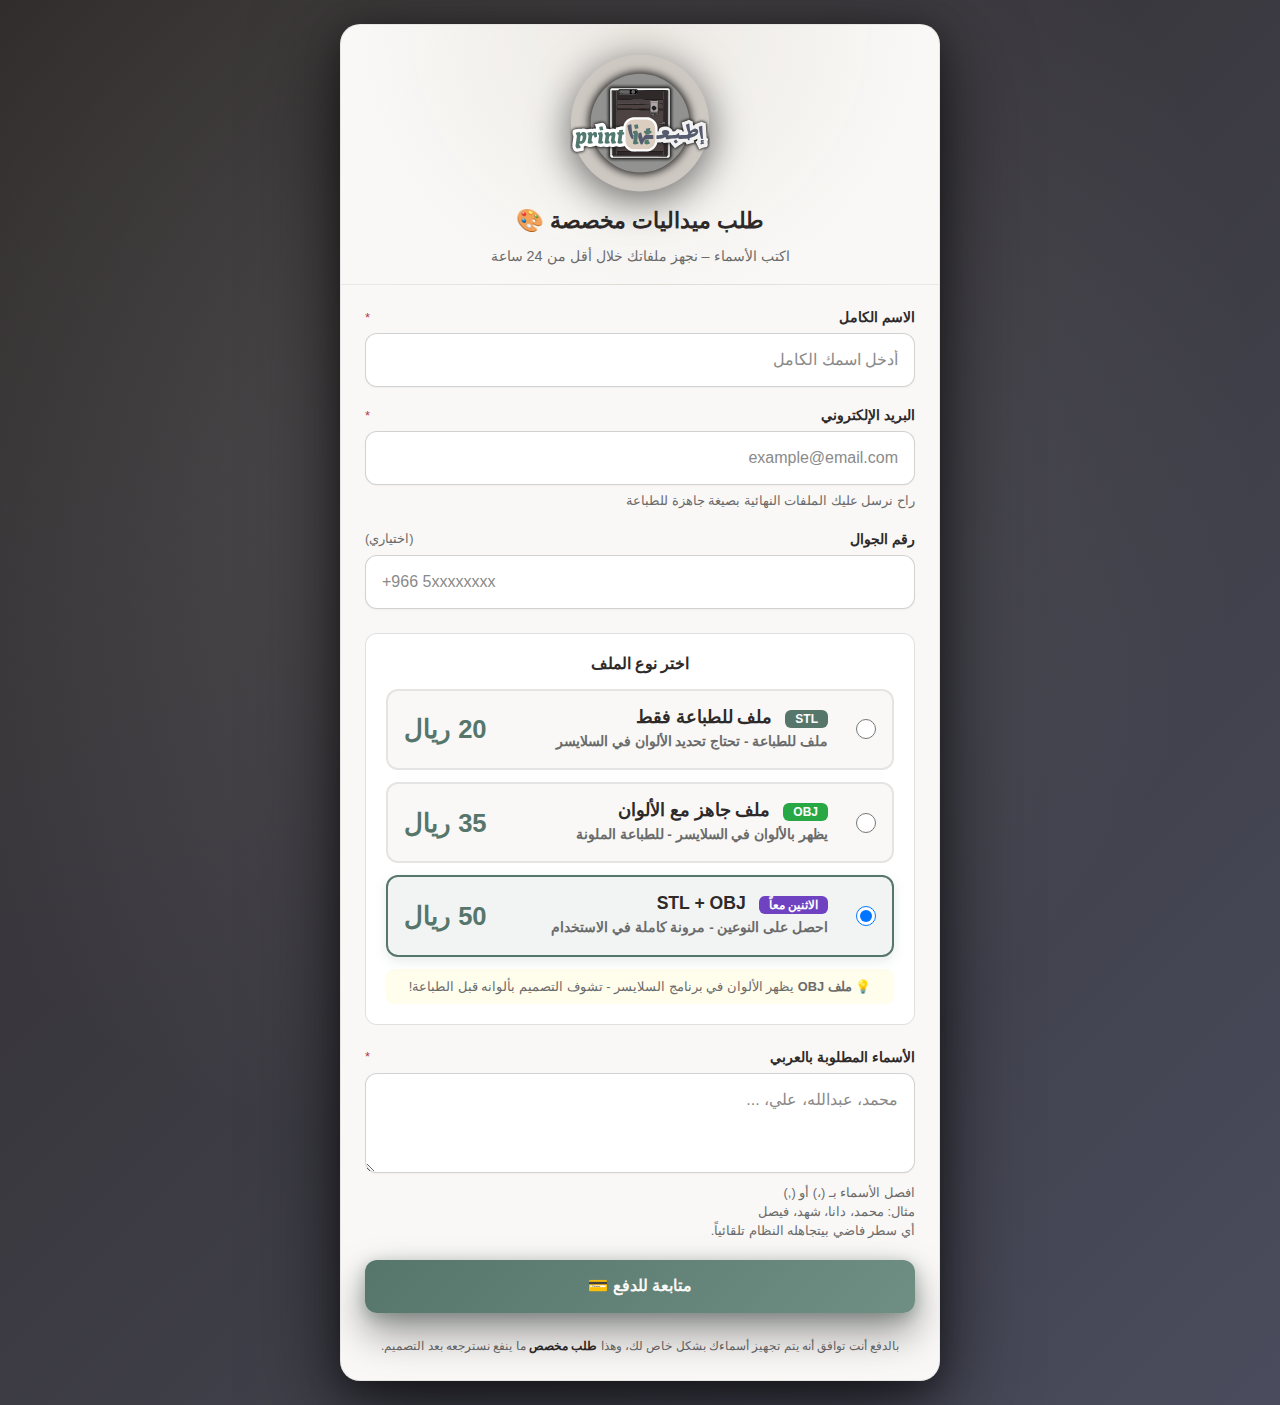
<file: arabic-names.html>
<!DOCTYPE html>
<html dir="rtl" lang="ar">
<head>
    <meta charset="UTF-8">
    <meta name="viewport" content="width=device-width, initial-scale=1.0">
    <title>طلب ميداليات مخصصة</title>
    <style>
        :root {
            --bg-start: #2E2A29;
            --bg-end: #4A4C5D;
            --ring-soft: rgba(217, 209, 198, 0.15);

            --card-bg: #F9F8F6;
            --card-border: rgba(0,0,0,0.07);

            --text-main: #2E2A29;
            --text-dim: #6B6B6B;
            --text-light: #8A8A8A;

            --accent-start: #56766B;
            --accent-end: #6F8F84;

            --badge-bg-success: rgba(76, 175, 80, 0.08);
            --badge-border-success: rgba(76, 175, 80, 0.4);
            --badge-text-success: #2e7d32;

            --badge-bg-error: rgba(178, 58, 72, 0.08);
            --badge-border-error: rgba(178, 58, 72, 0.4);
            --badge-text-error: #B23A48;

            --radius-lg: 20px;
            --radius-md: 12px;
        }

        * { margin: 0; padding: 0; box-sizing: border-box; }

        body {
            font-family: 'Segoe UI', Tahoma, Geneva, Verdana, sans-serif;
            background:
                radial-gradient(circle at 40% 30%, var(--ring-soft) 0%, rgba(0,0,0,0) 60%),
                linear-gradient(135deg, var(--bg-start) 0%, var(--bg-end) 100%);
            min-height: 100vh;
            display: flex;
            align-items: center;
            justify-content: center;
            padding: 24px;
            color: var(--text-main);
        }

        .form-container {
            width: 100%;
            max-width: 600px;
            background: var(--card-bg);
            border-radius: var(--radius-lg);
            border: 1px solid var(--card-border);
            box-shadow:
                0 28px 90px rgba(0,0,0,0.6),
                0 8px 32px rgba(0,0,0,0.4);
            overflow: hidden;
        }

        .form-header {
            padding: 28px 24px 20px;
            text-align: center;
            border-bottom: 1px solid rgba(0,0,0,0.06);
            background:
                radial-gradient(circle at 50% 0%, rgba(217,209,198,0.4) 0%, rgba(255,255,255,0) 70%);
        }

        .brand-row {
            display: flex;
            flex-direction: column;
            align-items: center;
            gap: 12px;
        }

        .logo {
            width: 140px;
            height: auto;
            display: block;
            filter: drop-shadow(0 8px 20px rgba(0,0,0,0.6));
        }

        .form-header h1 {
            font-size: 1.4rem;
            font-weight: 600;
            color: var(--text-main);
            line-height: 1.4;
        }

        .form-header p {
            font-size: 0.9rem;
            color: var(--text-dim);
        }

        .form-body {
            padding: 24px;
        }

        .message {
            display: none;
            border-radius: var(--radius-md);
            padding: 14px 16px;
            font-size: 0.9rem;
            line-height: 1.6;
            margin-bottom: 20px;
            font-weight: 500;
        }

        .success-message {
            background: var(--badge-bg-success);
            border: 1px solid var(--badge-border-success);
            color: var(--badge-text-success);
        }

        .error-message {
            background: var(--badge-bg-error);
            border: 1px solid var(--badge-border-error);
            color: var(--badge-text-error);
        }

        .form-group {
            margin-bottom: 20px;
        }

        label {
            display: flex;
            align-items: center;
            justify-content: space-between;
            color: var(--text-main);
            font-size: 0.9rem;
            font-weight: 600;
            margin-bottom: 8px;
        }

        .required {
            color: #B23A48;
            font-size: 0.8rem;
            font-weight: 500;
            margin-right: 4px;
        }

        input[type="text"],
        input[type="email"],
        input[type="tel"],
        textarea {
            width: 100%;
            background: #FFFFFF;
            color: var(--text-main);
            border: 1px solid rgba(0,0,0,0.18);
            border-radius: var(--radius-md);
            padding: 14px 16px;
            font-size: 1rem;
            font-family: inherit;
            line-height: 1.5;
            outline: none;
            transition: all 0.15s ease;
            box-shadow: 0 1px 2px rgba(0,0,0,0.04), 0 0 0 rgba(0,0,0,0);
        }

        input::placeholder,
        textarea::placeholder {
            color: var(--text-light);
        }

        input:focus,
        textarea:focus {
            border-color: var(--accent-start);
            box-shadow: 0 0 0 3px rgba(86,118,107,0.18);
        }

        textarea {
            resize: vertical;
            min-height: 100px;
        }

        .help-text {
            font-size: 0.8rem;
            color: var(--text-dim);
            margin-top: 6px;
            line-height: 1.5;
        }

        /* Format Selection */
        .format-selection {
            margin: 24px 0;
            padding: 20px;
            background: #FFFFFF;
            border-radius: var(--radius-md);
            border: 1px solid rgba(0,0,0,0.12);
        }

        .format-selection h3 {
            text-align: center;
            margin-bottom: 16px;
            font-size: 1rem;
            color: var(--text-main);
        }

        .format-option {
            display: flex;
            align-items: center;
            justify-content: space-between;
            padding: 16px;
            margin: 12px 0;
            background: #F9F8F6;
            border: 2px solid rgba(0,0,0,0.08);
            border-radius: var(--radius-md);
            cursor: pointer;
            transition: all 0.2s ease;
        }

        .format-option:hover {
            border-color: var(--accent-start);
            transform: translateX(-3px);
        }

        .format-option.selected {
            border-color: var(--accent-start);
            background: rgba(86,118,107,0.08);
            box-shadow: 0 4px 12px rgba(86,118,107,0.15);
        }

        .format-option input[type="radio"] {
            width: 20px;
            height: 20px;
            margin-left: 12px;
            cursor: pointer;
        }

        .format-details {
            flex: 1;
            padding: 0 16px;
        }

        .format-title {
            font-size: 1.1rem;
            font-weight: 600;
            color: var(--text-main);
            margin-bottom: 4px;
        }

        .format-badge {
            display: inline-block;
            background: var(--accent-start);
            color: white;
            padding: 2px 10px;
            border-radius: 6px;
            font-size: 0.75rem;
            margin-left: 8px;
        }

        .format-description {
            color: var(--text-dim);
            font-size: 0.85rem;
            line-height: 1.5;
        }

        .format-price {
            font-size: 1.6rem;
            font-weight: 700;
            color: var(--accent-start);
            white-space: nowrap;
        }

        .price-note {
            text-align: center;
            color: var(--text-dim);
            font-size: 0.8rem;
            margin-top: 12px;
            padding: 10px;
            background: rgba(255,235,59,0.1);
            border-radius: 8px;
        }

        .submit-btn {
            width: 100%;
            background: linear-gradient(135deg, var(--accent-start) 0%, var(--accent-end) 100%);
            color: #F9F8F6;
            font-weight: 600;
            font-size: 1rem;
            border: 0;
            border-radius: var(--radius-md);
            padding: 15px 18px;
            cursor: pointer;
            line-height: 1.4;
            outline: none;
            position: relative;
            box-shadow:
                0 20px 40px rgba(0,0,0,0.4),
                0 4px 16px rgba(86,118,107,0.4);
            transition: all 0.16s ease;
            display: inline-flex;
            align-items: center;
            justify-content: center;
            gap: 8px;
        }

        .submit-btn span.spinner {
            display: none;
            border: 2px solid rgba(249,248,246,0.3);
            border-top-color: #F9F8F6;
            border-radius: 50%;
            width: 16px;
            height: 16px;
            animation: spin 0.6s linear infinite;
        }

        @keyframes spin { to { transform: rotate(360deg); } }

        .submit-btn[aria-busy="true"] {
            opacity: 0.75;
            cursor: progress;
        }

        .submit-btn[aria-busy="true"] span.spinner {
            display: inline-block;
        }

        .submit-btn:hover:not([disabled]):not([aria-busy="true"]) {
            filter: brightness(1.05);
            box-shadow:
                0 28px 60px rgba(0,0,0,0.6),
                0 8px 24px rgba(86,118,107,0.45);
            transform: translateY(-2px);
        }

        .submit-btn:disabled {
            opacity: 0.4;
            cursor: not-allowed;
        }

        .footer-hint {
            text-align: center;
            color: var(--text-dim);
            font-size: 0.75rem;
            line-height: 1.6;
            margin-top: 24px;
        }

        .footer-hint strong {
            color: var(--text-main);
            font-weight: 600;
        }

        @media (max-width: 600px) {
            .form-header h1 { font-size: 1.2rem; }
            .form-header p { font-size: 0.8rem; }
            .form-body { padding: 20px; }
        }
    </style>
</head>
<body>
    <main class="form-container" role="main" aria-labelledby="formTitle">
        <div class="form-header">
            <div class="brand-row">
                <img src="FINAL.svg" alt="الشعار" class="logo">
                <h1 id="formTitle">طلب ميداليات مخصصة 🎨</h1>
                <p>اكتب الأسماء – نجهز ملفاتك خلال أقل من 24 ساعة</p>
            </div>
        </div>

        <div class="form-body">
            <!-- status messages -->
            <div id="successMessage" class="message success-message" role="status" aria-live="polite"></div>
            <div id="errorMessage" class="message error-message" role="alert" aria-live="assertive"></div>

            <form id="orderForm" novalidate>
                <div class="form-group">
                    <label for="customerName">
                        <span>الاسم الكامل</span>
                        <span class="required">*</span>
                    </label>
                    <input
                        type="text"
                        id="customerName"
                        name="customerName"
                        required
                        placeholder="أدخل اسمك الكامل"
                        autocomplete="name"
                    />
                </div>

                <div class="form-group">
                    <label for="email">
                        <span>البريد الإلكتروني</span>
                        <span class="required">*</span>
                    </label>
                    <input
                        type="email"
                        id="email"
                        name="email"
                        required
                        placeholder="example@email.com"
                        autocomplete="email"
                    />
                    <div class="help-text">راح نرسل عليك الملفات النهائية بصيغة جاهزة للطباعة</div>
                </div>

                <div class="form-group">
                    <label for="phone">
                        <span>رقم الجوال</span>
                        <span style="color:var(--text-dim);font-weight:400;font-size:0.8rem">(اختياري)</span>
                    </label>
                    <input
                        type="tel"
                        id="phone"
                        name="phone"
                        placeholder="+966 5xxxxxxxx"
                        inputmode="tel"
                    />
                </div>

                <!-- Format Selection NEW -->
                <div class="format-selection">
                    <h3>اختر نوع الملف</h3>
                    
                    <label class="format-option" for="format-stl">
                        <input type="radio" id="format-stl" name="export_format" value="stl" required>
                        <div class="format-details">
                            <div class="format-title">
                                <span class="format-badge">STL</span>
                                ملف للطباعة فقط
                            </div>
                            <div class="format-description">
                                ملف للطباعة - تحتاج تحديد الألوان في السلايسر
                            </div>
                        </div>
                        <div class="format-price">20 ريال</div>
                    </label>

                    <label class="format-option" for="format-obj">
                        <input type="radio" id="format-obj" name="export_format" value="obj" required>
                        <div class="format-details">
                            <div class="format-title">
                                <span class="format-badge" style="background: #28a745;">OBJ</span>
                                ملف جاهز مع الألوان
                            </div>
                            <div class="format-description">
                                يظهر بالألوان في السلايسر - للطباعة الملونة
                            </div>
                        </div>
                        <div class="format-price">35 ريال</div>
                    </label>

                    <label class="format-option selected" for="format-both">
                        <input type="radio" id="format-both" name="export_format" value="both" checked required>
                        <div class="format-details">
                            <div class="format-title">
                                <span class="format-badge" style="background: #6f42c1;">الاثنين معاً</span>
                                STL + OBJ
                            </div>
                            <div class="format-description">
                                احصل على النوعين - مرونة كاملة في الاستخدام
                            </div>
                        </div>
                        <div class="format-price">50 ريال</div>
                    </label>

                    <div class="price-note">
                        💡 <strong>ملف OBJ</strong> يظهر الألوان في برنامج السلايسر - تشوف التصميم بألوانه قبل الطباعة!
                    </div>
                </div>

                <div class="form-group">
                    <label for="arabicNames">
                        <span>الأسماء المطلوبة بالعربي</span>
                        <span class="required">*</span>
                    </label>
                    <textarea
                        id="arabicNames"
                        name="arabicNames"
                        required
                        placeholder="محمد، عبدالله، علي، ..."
                    ></textarea>
                    <div class="help-text">
                        افصل الأسماء بـ (،) أو (,)
                        <br>مثال: محمد، دانا، شهد، فيصل
                        <br>أي سطر فاضي بيتجاهله النظام تلقائياً.
                    </div>
                </div>

                <button type="submit" class="submit-btn" id="submitBtn" aria-busy="false">
                    <span class="label">متابعة للدفع 💳</span>
                    <span class="spinner" aria-hidden="true"></span>
                </button>

                <div class="footer-hint">
                    بالدفع أنت توافق أنه يتم تجهيز أسماءك بشكل خاص لك،
                    وهذا <strong>طلب مخصص</strong> ما ينفع نسترجعه بعد التصميم.
                </div>
            </form>
        </div>
    </main>

    <script>
    (function () {
        const form = document.getElementById('orderForm');
        const submitBtn = document.getElementById('submitBtn');
        const successMessage = document.getElementById('successMessage');
        const errorMessage = document.getElementById('errorMessage');

        // TODO: put your actual n8n webhook URL here
        const WEBHOOK_URL = 'https://printit.app.n8n.cloud/webhook/order-form';

        // Format selection handling
        const formatOptions = document.querySelectorAll('.format-option');
        const radioButtons = document.querySelectorAll('input[name="export_format"]');
        
        radioButtons.forEach(radio => {
            radio.addEventListener('change', function() {
                formatOptions.forEach(option => {
                    option.classList.remove('selected');
                });
                this.closest('.format-option').classList.add('selected');
            });
        });

        function parseNames(raw) {
            if (!raw) return [];
            return raw
                .split(/[\u060C,\n,]+/) // Arabic comma, English comma, or newline
                .map(s => s.trim())
                .filter(Boolean);
        }

        function setBusy(busy) {
            submitBtn.disabled = busy;
            submitBtn.setAttribute('aria-busy', String(busy));
            submitBtn.querySelector('.label').textContent = busy
                ? 'جاري الإرسال...'
                : 'متابعة للدفع 💳';
        }

        function showSuccess(text) {
            if (!text) { successMessage.style.display = 'none'; return; }
            successMessage.textContent = text;
            successMessage.style.display = 'block';
            errorMessage.style.display = 'none';
        }

        function showError(text) {
            if (!text) { errorMessage.style.display = 'none'; return; }
            errorMessage.textContent = text;
            errorMessage.style.display = 'block';
            successMessage.style.display = 'none';
        }

        form.addEventListener('submit', async function (e) {
            e.preventDefault();
            setBusy(true);
            showSuccess('');
            showError('');

            const customerName = document.getElementById('customerName').value.trim();
            const email = document.getElementById('email').value.trim();
            const phone = document.getElementById('phone').value.trim();
            const rawNames = document.getElementById('arabicNames').value;
            const exportFormat = document.querySelector('input[name="export_format"]:checked').value;

            // basic required validation
            if (!customerName || !email) {
                showError('الرجاء ملء الاسم والبريد.');
                setBusy(false);
                return;
            }

            const names = parseNames(rawNames);
            if (!names.length) {
                showError('الرجاء إدخال اسم واحد على الأقل.');
                setBusy(false);
                return;
            }

            // Calculate price
            const prices = { stl: 20, obj: 35, both: 50 };
            const totalPrice = prices[exportFormat];

            // payload we send to n8n
            const payload = {
                customerName,
                email,
                phone,
                names,
                export_format: exportFormat,
                price: totalPrice,
                timestamp: new Date().toISOString()
            };

            try {
                const resp = await fetch(WEBHOOK_URL, {
                    method: 'POST',
                    headers: { 'Content-Type': 'application/json' },
                    body: JSON.stringify(payload),
                });

                let result = null;
                try {
                    result = await resp.json();
                } catch (err) {
                    // if backend didn't send valid json
                }

                if (!resp.ok) {
                    const msg = (result && result.message)
                        ? result.message
                        : 'فشل إرسال الطلب. جرّب بعد شوي.';
                    throw new Error(msg);
                }

                // if n8n returned paymentUrl, redirect to confirmation page
                if (result && result.paymentUrl) {
                    showSuccess('✅ تم إرسال طلبك! جاري تحويلك لصفحة التأكيد...');
                    
                    // Get data for confirmation page
                    const namesText = names.join('، ');
                    const numberOfNames = names.length;
                    
                    // Redirect to confirmation page with order data
                    const confirmUrl = `confirmation.html?orderId=${result.orderId}&paymentUrl=${encodeURIComponent(result.paymentUrl)}&amount=${result.amount}&currency=${result.currency}&names=${encodeURIComponent(namesText)}&numberOfNames=${numberOfNames}&format=${exportFormat}`;
                    
                    window.location.href = confirmUrl;
                    return;
                }
                
                // fallback if for some reason we didn't get paymentUrl
                showSuccess('✅ تم إرسال الطلب بنجاح.');
                form.reset();

            } catch (err) {
                console.error(err);
                showError(err.message || 'حدث خطأ أثناء الإرسال.');
            } finally {
                setBusy(false);
            }
        });
    })();
    </script>
</body>
</html>
</file>
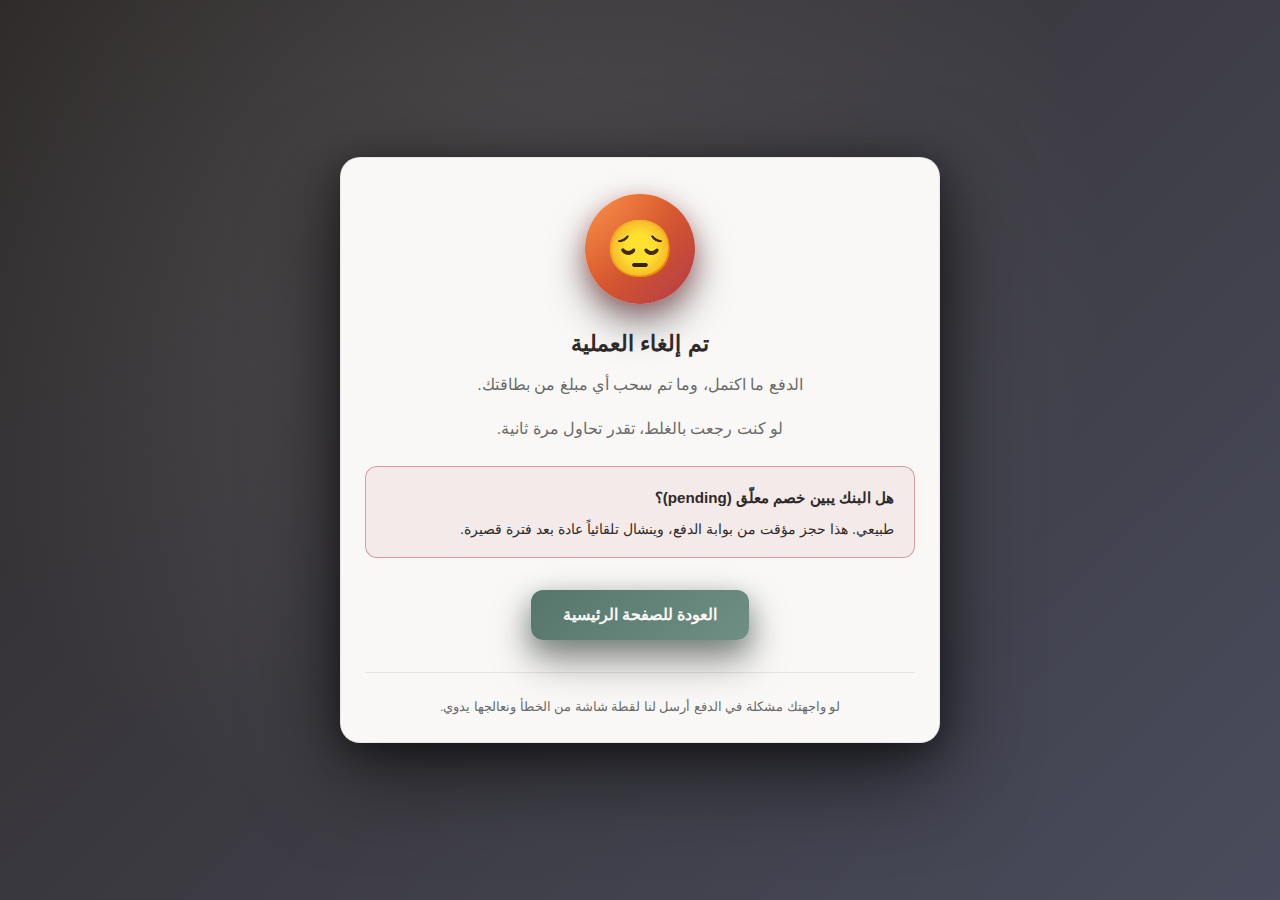
<file: cancel.html>
<!DOCTYPE html>
<html dir="rtl" lang="ar">
<head>
    <meta charset="UTF-8">
    <meta name="viewport" content="width=device-width, initial-scale=1.0">
    <title>تم إلغاء العملية</title>
    <style>
        :root {
            --bg-start: #2E2A29;
            --bg-end: #4A4C5D;
            --ring-soft: rgba(217, 209, 198, 0.15);

            --card-bg: #F9F8F6;
            --card-border: rgba(0,0,0,0.07);

            --text-main: #2E2A29;
            --text-dim: #6B6B6B;

            --accent-start: #56766B;
            --accent-end: #6F8F84;

            --warn-start: #f97316;
            --warn-end: #B23A48;

            --warn-box-bg: rgba(178,58,72,0.07);
            --warn-box-border: rgba(178,58,72,0.45);

            --radius-lg: 20px;
            --radius-md: 12px;
        }

        * { margin: 0; padding: 0; box-sizing: border-box; }

        body {
            font-family: 'Segoe UI', Tahoma, Geneva, Verdana, sans-serif;
            background:
                radial-gradient(circle at 40% 30%, var(--ring-soft) 0%, rgba(0,0,0,0) 60%),
                linear-gradient(135deg, var(--bg-start) 0%, var(--bg-end) 100%);
            min-height: 100vh;
            display: flex;
            align-items: center;
            justify-content: center;
            padding: 24px;
            color: var(--text-main);
        }

        .container {
            background: var(--card-bg);
            border-radius: var(--radius-lg);
            border: 1px solid var(--card-border);
            box-shadow:
                0 28px 90px rgba(0,0,0,0.6),
                0 8px 32px rgba(0,0,0,0.4);
            max-width: 600px;
            width: 100%;
            padding: 28px 24px 24px;
            text-align: center;
        }

        .icon-bubble {
            width: 110px;
            height: 110px;
            background: radial-gradient(circle at 0% 0%, rgba(255,255,255,0.22) 0%, rgba(255,255,255,0) 60%),
                        linear-gradient(135deg, var(--warn-start) 0%, var(--warn-end) 100%);
            border-radius: 50%;
            display: flex;
            align-items: center;
            justify-content: center;
            margin: 8px auto 24px;
            box-shadow:
                0 20px 40px rgba(0,0,0,0.4),
                0 8px 24px rgba(178,58,72,0.45);
            font-size: 56px;
            line-height: 1;
            color: #F9F8F6;
        }

        h1 {
            color: var(--text-main);
            font-size: 1.4rem;
            font-weight: 600;
            margin-bottom: 12px;
            line-height: 1.4;
        }

        p.lead {
            color: var(--text-dim);
            font-size: 1rem;
            line-height: 1.7;
            margin-bottom: 16px;
        }

        .warn-box {
            background: var(--warn-box-bg);
            border-right: 4px solid var(--warn-end);
            border-radius: var(--radius-md);
            border: 1px solid var(--warn-box-border);
            padding: 18px 20px 16px;
            text-align: right;
            margin: 24px 0 32px;
            font-size: 0.9rem;
            line-height: 1.7;
            color: var(--text-main);
        }

        .warn-box strong {
            display: block;
            color: var(--text-main);
            margin-bottom: 6px;
            font-size: 0.95rem;
            font-weight: 600;
        }

        .btn-primary {
            display: inline-block;
            background: linear-gradient(135deg, var(--accent-start) 0%, var(--accent-end) 100%);
            color: #F9F8F6;
            padding: 14px 32px;
            text-decoration: none;
            border-radius: var(--radius-md);
            font-size: 1rem;
            font-weight: 600;
            line-height: 1.4;
            box-shadow:
                0 20px 40px rgba(0,0,0,0.4),
                0 8px 24px rgba(86,118,107,0.45);
            transition: all 0.16s ease;
        }

        .btn-primary:hover {
            filter: brightness(1.05);
            box-shadow:
                0 28px 60px rgba(0,0,0,0.6),
                0 8px 24px rgba(86,118,107,0.5);
            transform: translateY(-2px);
        }

        .footer {
            margin-top: 32px;
            padding-top: 24px;
            border-top: 1px solid rgba(0,0,0,0.08);
            color: var(--text-dim);
            font-size: 0.8rem;
            line-height: 1.6;
        }

        @media (max-width: 600px) {
            .container { padding: 24px 20px 20px; }
            h1 { font-size: 1.3rem; }
            p.lead { font-size: 0.9rem; }
        }
    </style>
</head>
<body>
    <div class="container">
        <div class="icon-bubble">😔</div>

        <h1>تم إلغاء العملية</h1>
        <p class="lead">
            الدفع ما اكتمل، وما تم سحب أي مبلغ من بطاقتك.
        </p>
        <p class="lead">
            لو كنت رجعت بالغلط، تقدر تحاول مرة ثانية.
        </p>

        <div class="warn-box">
            <strong>هل البنك يبين خصم معلّق (pending)؟</strong>
            طبيعي. هذا حجز مؤقت من بوابة الدفع، وينشال تلقائياً عادة بعد فترة قصيرة.
        </div>

        <a href="https://printitstore.github.io/STL.arabic.names/" class="btn-primary">
            العودة للصفحة الرئيسية
        </a>

        <div class="footer">
            لو واجهتك مشكلة في الدفع أرسل لنا لقطة شاشة من الخطأ ونعالجها يدوي.
        </div>
    </div>
</body>
</html>
</file>
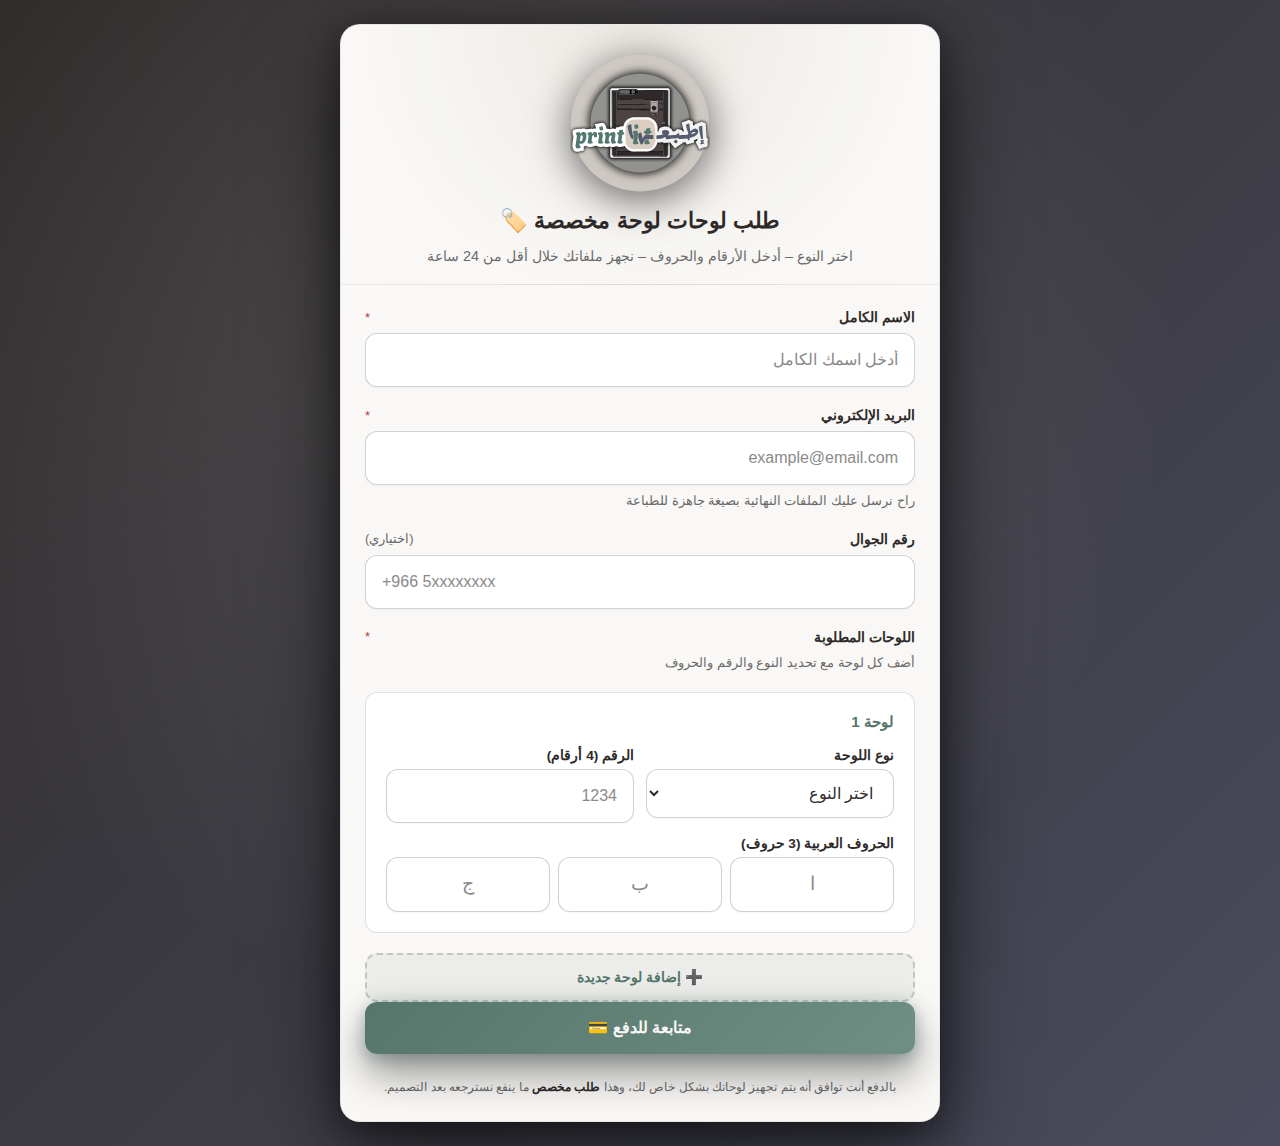
<file: Loha.html>
<!DOCTYPE html>
<html dir="rtl" lang="ar">
<head>
    <meta charset="UTF-8">
    <meta name="viewport" content="width=device-width, initial-scale=1.0">
    <title>طلب لوحات لوحة مخصصة</title>
    <style>
        :root {
            --bg-start: #2E2A29;
            --bg-end: #4A4C5D;
            --ring-soft: rgba(217, 209, 198, 0.15);

            --card-bg: #F9F8F6;
            --card-border: rgba(0,0,0,0.07);

            --text-main: #2E2A29;
            --text-dim: #6B6B6B;
            --text-light: #8A8A8A;

            --accent-start: #56766B;
            --accent-end: #6F8F84;

            --badge-bg-success: rgba(76, 175, 80, 0.08);
            --badge-border-success: rgba(76, 175, 80, 0.4);
            --badge-text-success: #2e7d32;

            --badge-bg-error: rgba(178, 58, 72, 0.08);
            --badge-border-error: rgba(178, 58, 72, 0.4);
            --badge-text-error: #B23A48;

            --radius-lg: 20px;
            --radius-md: 12px;
        }

        * { margin: 0; padding: 0; box-sizing: border-box; }

        body {
            font-family: 'Segoe UI', Tahoma, Geneva, Verdana, sans-serif;
            background:
                radial-gradient(circle at 40% 30%, var(--ring-soft) 0%, rgba(0,0,0,0) 60%),
                linear-gradient(135deg, var(--bg-start) 0%, var(--bg-end) 100%);
            min-height: 100vh;
            display: flex;
            align-items: center;
            justify-content: center;
            padding: 24px;
            color: var(--text-main);
        }

        .form-container {
            width: 100%;
            max-width: 600px;
            background: var(--card-bg);
            border-radius: var(--radius-lg);
            border: 1px solid var(--card-border);
            box-shadow:
                0 28px 90px rgba(0,0,0,0.6),
                0 8px 32px rgba(0,0,0,0.4);
            overflow: hidden;
        }

        .form-header {
            padding: 28px 24px 20px;
            text-align: center;
            border-bottom: 1px solid rgba(0,0,0,0.06);
            background:
                radial-gradient(circle at 50% 0%, rgba(217,209,198,0.4) 0%, rgba(255,255,255,0) 70%);
        }

        .brand-row {
            display: flex;
            flex-direction: column;
            align-items: center;
            gap: 12px;
        }

        .logo {
            width: 140px;
            height: auto;
            display: block;
            filter: drop-shadow(0 8px 20px rgba(0,0,0,0.6));
        }

        .form-header h1 {
            font-size: 1.4rem;
            font-weight: 600;
            color: var(--text-main);
            line-height: 1.4;
        }

        .form-header p {
            font-size: 0.9rem;
            color: var(--text-dim);
        }

        .form-body {
            padding: 24px;
        }

        .message {
            display: none;
            border-radius: var(--radius-md);
            padding: 14px 16px;
            font-size: 0.9rem;
            line-height: 1.6;
            margin-bottom: 20px;
            font-weight: 500;
        }

        .success-message {
            background: var(--badge-bg-success);
            border: 1px solid var(--badge-border-success);
            color: var(--badge-text-success);
        }

        .error-message {
            background: var(--badge-bg-error);
            border: 1px solid var(--badge-border-error);
            color: var(--badge-text-error);
        }

        .form-group {
            margin-bottom: 20px;
        }

        label {
            display: flex;
            align-items: center;
            justify-content: space-between;
            color: var(--text-main);
            font-size: 0.9rem;
            font-weight: 600;
            margin-bottom: 8px;
        }

        .required {
            color: #B23A48;
            font-size: 0.8rem;
            font-weight: 500;
            margin-right: 4px;
        }

        input[type="text"],
        input[type="email"],
        input[type="tel"],
        textarea,
        select {
            width: 100%;
            background: #FFFFFF;
            color: var(--text-main);
            border: 1px solid rgba(0,0,0,0.18);
            border-radius: var(--radius-md);
            padding: 14px 16px;
            font-size: 1rem;
            font-family: inherit;
            line-height: 1.5;
            outline: none;
            transition: all 0.15s ease;
            box-shadow: 0 1px 2px rgba(0,0,0,0.04), 0 0 0 rgba(0,0,0,0);
        }

        input::placeholder,
        textarea::placeholder {
            color: var(--text-light);
        }

        input:focus,
        textarea:focus,
        select:focus {
            border-color: var(--accent-start);
            box-shadow: 0 0 0 3px rgba(86,118,107,0.18);
        }

        .help-text {
            font-size: 0.8rem;
            color: var(--text-dim);
            margin-top: 6px;
            line-height: 1.5;
        }

        /* Plate Cards */
        .plates-container {
            margin-bottom: 20px;
        }

        .plate-card {
            background: #FFFFFF;
            border: 1px solid rgba(0,0,0,0.12);
            border-radius: var(--radius-md);
            padding: 20px;
            margin-bottom: 16px;
            position: relative;
        }

        .plate-header {
            display: flex;
            justify-content: space-between;
            align-items: center;
            margin-bottom: 16px;
        }

        .plate-number {
            font-weight: 600;
            color: var(--accent-start);
            font-size: 0.95rem;
        }

        .remove-plate-btn {
            background: var(--badge-bg-error);
            border: 1px solid var(--badge-border-error);
            color: var(--badge-text-error);
            padding: 6px 12px;
            border-radius: 8px;
            font-size: 0.8rem;
            cursor: pointer;
            transition: all 0.15s;
        }

        .remove-plate-btn:hover {
            background: rgba(178, 58, 72, 0.15);
        }

        .plate-grid {
            display: grid;
            grid-template-columns: 1fr 1fr;
            gap: 12px;
            margin-bottom: 12px;
        }

        .letters-row {
            display: grid;
            grid-template-columns: repeat(3, 1fr);
            gap: 8px;
        }

        .letters-row input {
            text-align: center;
            font-size: 1.2rem;
            padding: 12px 8px;
        }

        .add-plate-btn {
            width: 100%;
            background: rgba(86,118,107,0.08);
            border: 2px dashed rgba(86,118,107,0.3);
            color: var(--accent-start);
            font-weight: 600;
            font-size: 0.9rem;
            padding: 14px;
            border-radius: var(--radius-md);
            cursor: pointer;
            transition: all 0.15s;
        }

        .add-plate-btn:hover {
            background: rgba(86,118,107,0.12);
            border-color: rgba(86,118,107,0.5);
        }

        .submit-btn {
            width: 100%;
            background: linear-gradient(135deg, var(--accent-start) 0%, var(--accent-end) 100%);
            color: #F9F8F6;
            font-weight: 600;
            font-size: 1rem;
            border: 0;
            border-radius: var(--radius-md);
            padding: 15px 18px;
            cursor: pointer;
            line-height: 1.4;
            outline: none;
            position: relative;
            box-shadow:
                0 20px 40px rgba(0,0,0,0.4),
                0 4px 16px rgba(86,118,107,0.4);
            transition: all 0.16s ease;
            display: inline-flex;
            align-items: center;
            justify-content: center;
            gap: 8px;
        }

        .submit-btn span.spinner {
            display: none;
            border: 2px solid rgba(249,248,246,0.3);
            border-top-color: #F9F8F6;
            border-radius: 50%;
            width: 16px;
            height: 16px;
            animation: spin 0.6s linear infinite;
        }

        @keyframes spin { to { transform: rotate(360deg); } }

        .submit-btn[aria-busy="true"] {
            opacity: 0.75;
            cursor: progress;
        }

        .submit-btn[aria-busy="true"] span.spinner {
            display: inline-block;
        }

        .submit-btn:hover:not([disabled]):not([aria-busy="true"]) {
            filter: brightness(1.05);
            box-shadow:
                0 28px 60px rgba(0,0,0,0.6),
                0 8px 24px rgba(86,118,107,0.45);
            transform: translateY(-2px);
        }

        .submit-btn:disabled {
            opacity: 0.4;
            cursor: not-allowed;
        }

        .footer-hint {
            text-align: center;
            color: var(--text-dim);
            font-size: 0.75rem;
            line-height: 1.6;
            margin-top: 24px;
        }

        .footer-hint strong {
            color: var(--text-main);
            font-weight: 600;
        }

        @media (max-width: 600px) {
            .form-header h1 { font-size: 1.2rem; }
            .form-header p { font-size: 0.8rem; }
            .form-body { padding: 20px; }
            .plate-grid { grid-template-columns: 1fr; }
        }
    </style>
</head>
<body>
    <main class="form-container" role="main" aria-labelledby="formTitle">
        <div class="form-header">
            <div class="brand-row">
                <img src="FINAL.svg" alt="الشعار" class="logo">
                <h1 id="formTitle">طلب لوحات لوحة مخصصة 🏷️</h1>
                <p>اختر النوع – أدخل الأرقام والحروف – نجهز ملفاتك خلال أقل من 24 ساعة</p>
            </div>
        </div>

        <div class="form-body">
            <!-- status messages -->
            <div id="successMessage" class="message success-message" role="status" aria-live="polite"></div>
            <div id="errorMessage" class="message error-message" role="alert" aria-live="assertive"></div>

            <form id="orderForm" novalidate>
                <!-- Customer Info -->
                <div class="form-group">
                    <label for="customerName">
                        <span>الاسم الكامل</span>
                        <span class="required">*</span>
                    </label>
                    <input
                        type="text"
                        id="customerName"
                        name="customerName"
                        required
                        placeholder="أدخل اسمك الكامل"
                        autocomplete="name"
                    />
                </div>

                <div class="form-group">
                    <label for="email">
                        <span>البريد الإلكتروني</span>
                        <span class="required">*</span>
                    </label>
                    <input
                        type="email"
                        id="email"
                        name="email"
                        required
                        placeholder="example@email.com"
                        autocomplete="email"
                    />
                    <div class="help-text">راح نرسل عليك الملفات النهائية بصيغة جاهزة للطباعة</div>
                </div>

                <div class="form-group">
                    <label for="phone">
                        <span>رقم الجوال</span>
                        <span style="color:var(--text-dim);font-weight:400;font-size:0.8rem">(اختياري)</span>
                    </label>
                    <input
                        type="tel"
                        id="phone"
                        name="phone"
                        placeholder="+966 5xxxxxxxx"
                        inputmode="tel"
                    />
                </div>

                <!-- Plates Section -->
                <div class="form-group">
                    <label>
                        <span>اللوحات المطلوبة</span>
                        <span class="required">*</span>
                    </label>
                    <div class="help-text" style="margin-bottom: 12px;">
                        أضف كل لوحة مع تحديد النوع والرقم والحروف
                    </div>
                </div>

                <div class="plates-container" id="platesContainer">
                    <!-- Plate cards will be added here by JS -->
                </div>

                <button type="button" class="add-plate-btn" id="addPlateBtn">
                    ➕ إضافة لوحة جديدة
                </button>

                <button type="submit" class="submit-btn" id="submitBtn" aria-busy="false">
                    <span class="label">متابعة للدفع 💳</span>
                    <span class="spinner" aria-hidden="true"></span>
                </button>

                <div class="footer-hint">
                    بالدفع أنت توافق أنه يتم تجهيز لوحاتك بشكل خاص لك،
                    وهذا <strong>طلب مخصص</strong> ما ينفع نسترجعه بعد التصميم.
                </div>
            </form>
        </div>
    </main>

    <script>
    (function () {
        const form = document.getElementById('orderForm');
        const submitBtn = document.getElementById('submitBtn');
        const successMessage = document.getElementById('successMessage');
        const errorMessage = document.getElementById('errorMessage');
        const platesContainer = document.getElementById('platesContainer');
        const addPlateBtn = document.getElementById('addPlateBtn');

        // TODO: Update with your actual n8n webhook URL for Loha
        const WEBHOOK_URL = 'https://printit.app.n8n.cloud/webhook/loha-order';

        let plateCounter = 0;

        function createPlateCard() {
            plateCounter++;
            const plateId = `plate-${plateCounter}`;
            
            const card = document.createElement('div');
            card.className = 'plate-card';
            card.dataset.plateId = plateId;
            
            card.innerHTML = `
                <div class="plate-header">
                    <span class="plate-number">لوحة ${plateCounter}</span>
                    ${plateCounter > 1 ? '<button type="button" class="remove-plate-btn">حذف</button>' : ''}
                </div>
                
                <div class="plate-grid">
                    <div>
                        <label style="font-size: 0.85rem; margin-bottom: 6px;">نوع اللوحة</label>
                        <select class="plate-type" required>
                            <option value="">اختر النوع</option>
                            <option value="type1">طويلة (Type 1)</option>
                            <option value="type2">مربعة (Type 2)</option>
                        </select>
                    </div>
                    
                    <div>
                        <label style="font-size: 0.85rem; margin-bottom: 6px;">الرقم (4 أرقام)</label>
                        <input 
                            type="text" 
                            class="plate-number-input" 
                            placeholder="1234" 
                            maxlength="4"
                            pattern="[0-9]{4}"
                            required
                        />
                    </div>
                </div>
                
                <div>
                    <label style="font-size: 0.85rem; margin-bottom: 6px;">الحروف العربية (3 حروف)</label>
                    <div class="letters-row">
                        <input type="text" class="letter-input" placeholder="ا" maxlength="1" required />
                        <input type="text" class="letter-input" placeholder="ب" maxlength="1" required />
                        <input type="text" class="letter-input" placeholder="ج" maxlength="1" required />
                    </div>
                </div>
            `;
            
            // Add remove functionality
            const removeBtn = card.querySelector('.remove-plate-btn');
            if (removeBtn) {
                removeBtn.addEventListener('click', () => {
                    card.remove();
                    renumberPlates();
                });
            }
            
            platesContainer.appendChild(card);
        }

        function renumberPlates() {
            const cards = platesContainer.querySelectorAll('.plate-card');
            cards.forEach((card, index) => {
                const numberSpan = card.querySelector('.plate-number');
                if (numberSpan) {
                    numberSpan.textContent = `لوحة ${index + 1}`;
                }
            });
        }

        function getPlatesData() {
            const cards = platesContainer.querySelectorAll('.plate-card');
            const plates = [];
            
            cards.forEach(card => {
                const type = card.querySelector('.plate-type').value;
                const number = card.querySelector('.plate-number-input').value.trim();
                const letters = Array.from(card.querySelectorAll('.letter-input'))
                    .map(input => input.value.trim());
                
                if (type && number && letters.every(l => l)) {
                    plates.push({ type, number, letters });
                }
            });
            
            return plates;
        }

        function formatPlatesForBackend(plates) {
            // Format: (type1, 1222, ت, ت, ن),(type2, 1473, ت, ق, ض)
            return plates.map(p => 
                `(${p.type}, ${p.number}, ${p.letters.join(', ')})`
            ).join(',');
        }

        function setBusy(busy) {
            submitBtn.disabled = busy;
            submitBtn.setAttribute('aria-busy', String(busy));
            submitBtn.querySelector('.label').textContent = busy
                ? 'جاري الإرسال...'
                : 'متابعة للدفع 💳';
        }

        function showSuccess(text) {
            if (!text) { successMessage.style.display = 'none'; return; }
            successMessage.textContent = text;
            successMessage.style.display = 'block';
            errorMessage.style.display = 'none';
        }

        function showError(text) {
            if (!text) { errorMessage.style.display = 'none'; return; }
            errorMessage.textContent = text;
            errorMessage.style.display = 'block';
            successMessage.style.display = 'none';
        }

        // Add first plate on load
        createPlateCard();

        // Add plate button
        addPlateBtn.addEventListener('click', () => {
            createPlateCard();
        });

        // Form submission
        form.addEventListener('submit', async function (e) {
            e.preventDefault();
            setBusy(true);
            showSuccess('');
            showError('');

            const customerName = document.getElementById('customerName').value.trim();
            const email = document.getElementById('email').value.trim();
            const phone = document.getElementById('phone').value.trim();

            // Validation
            if (!customerName || !email) {
                showError('الرجاء ملء الاسم والبريد.');
                setBusy(false);
                return;
            }

            const plates = getPlatesData();
            if (!plates.length) {
                showError('الرجاء إضافة لوحة واحدة على الأقل مع جميع البيانات.');
                setBusy(false);
                return;
            }

            // Format plates for backend
            const platesFormatted = formatPlatesForBackend(plates);

            // Payload for n8n
            const payload = {
                customerName,
                email,
                phone,
                plates: platesFormatted,  // String format: (type1, 1222, ت, ت, ن),(type2, ...)
                platesArray: plates,       // Array format for easier processing
                numberOfPlates: plates.length,
                timestamp: new Date().toISOString()
            };

            try {
                const resp = await fetch(WEBHOOK_URL, {
                    method: 'POST',
                    headers: { 'Content-Type': 'application/json' },
                    body: JSON.stringify(payload),
                });

                let result = null;
                try {
                    result = await resp.json();
                } catch (err) {
                    // Backend didn't send valid JSON
                }

                if (!resp.ok) {
                    const msg = (result && result.message)
                        ? result.message
                        : 'فشل إرسال الطلب. جرّب بعد شوي.';
                    throw new Error(msg);
                }

                // Redirect to confirmation page with payment URL
                if (result && result.paymentUrl) {
                    showSuccess('✅ تم إرسال طلبك! جاري تحويلك لصفحة التأكيد...');
                    
                    const platesText = plates.map(p => `${p.type}: ${p.number} - ${p.letters.join('')}`).join('، ');
                    
                    const confirmUrl = `confirmation.html?orderId=${result.orderId}&paymentUrl=${encodeURIComponent(result.paymentUrl)}&amount=${result.amount}&currency=${result.currency}&product=loha&numberOfPlates=${plates.length}&plates=${encodeURIComponent(platesText)}`;
                    
                    window.location.href = confirmUrl;
                    return;
                }
                
                // Fallback
                showSuccess('✅ تم إرسال الطلب بنجاح.');
                form.reset();
                platesContainer.innerHTML = '';
                plateCounter = 0;
                createPlateCard();

            } catch (err) {
                console.error(err);
                showError(err.message || 'حدث خطأ أثناء الإرسال.');
            } finally {
                setBusy(false);
            }
        });
    })();
    </script>
</body>
</html>
</file>
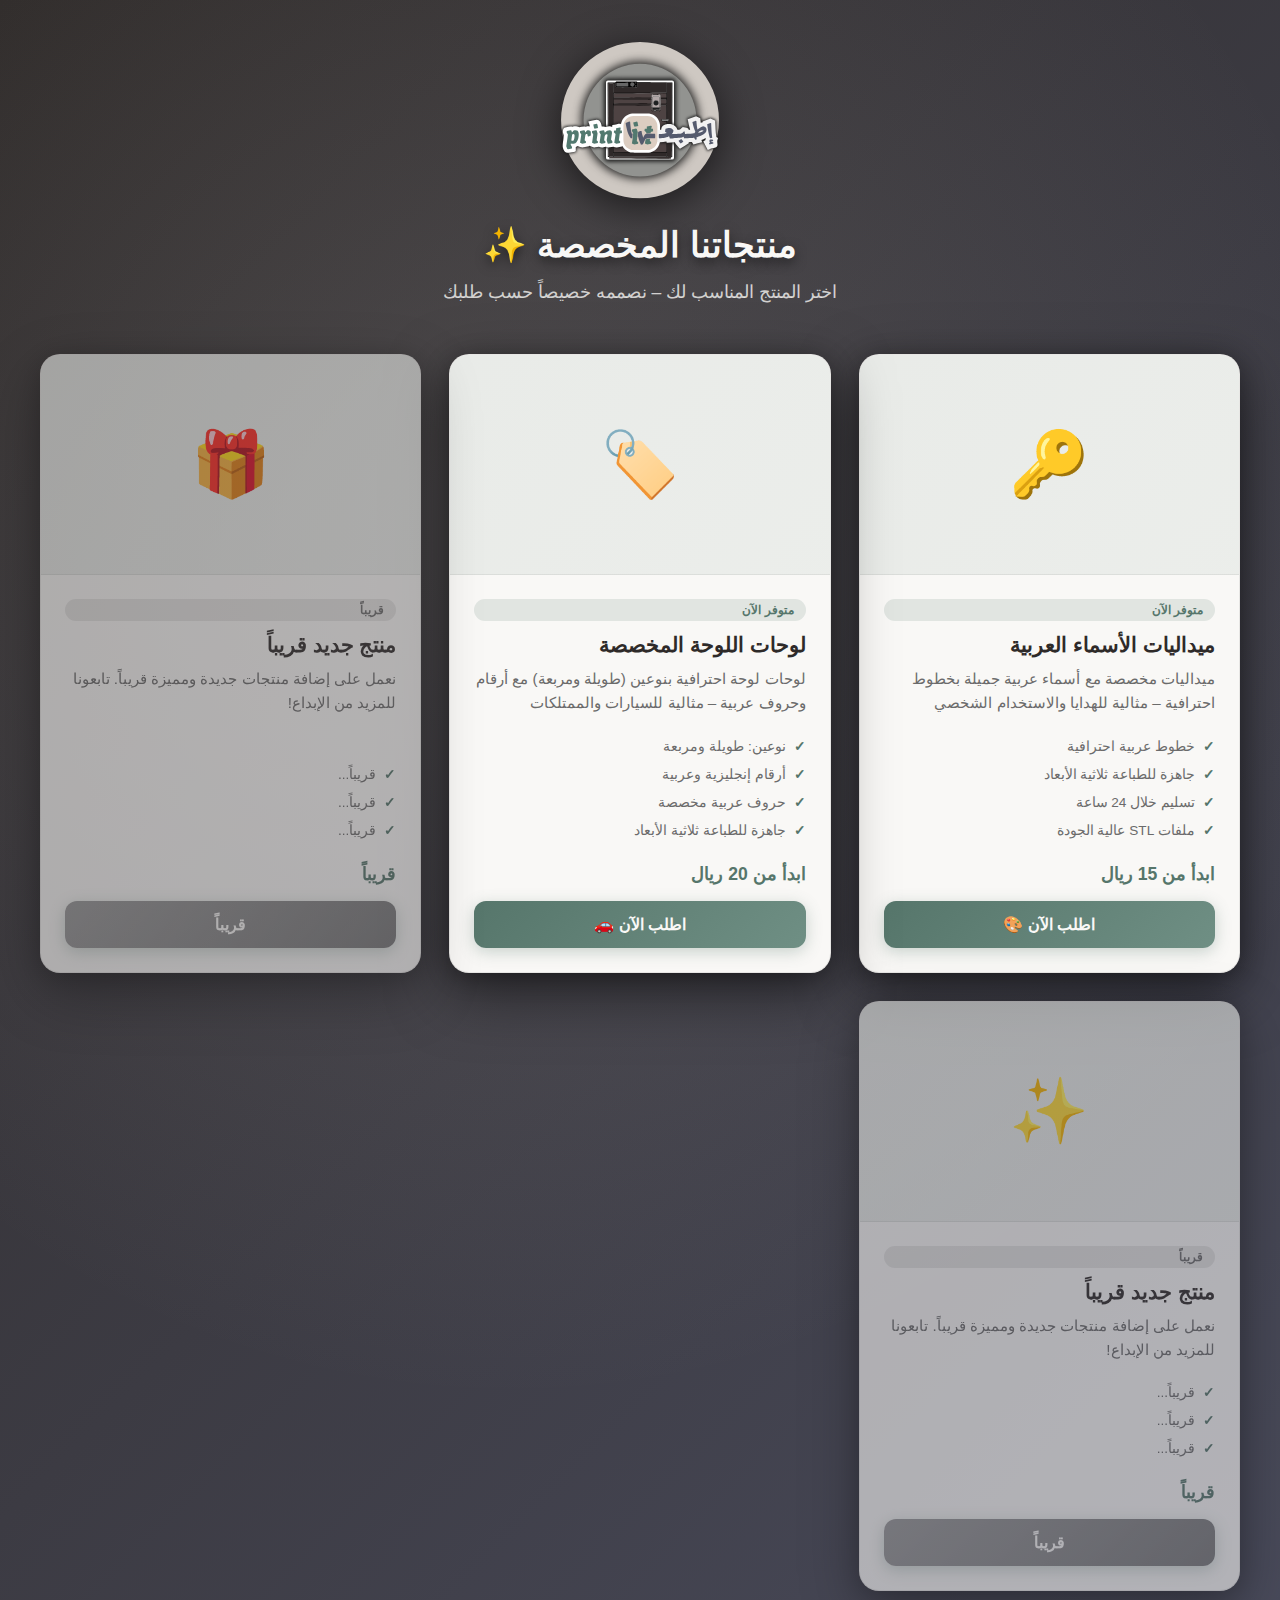
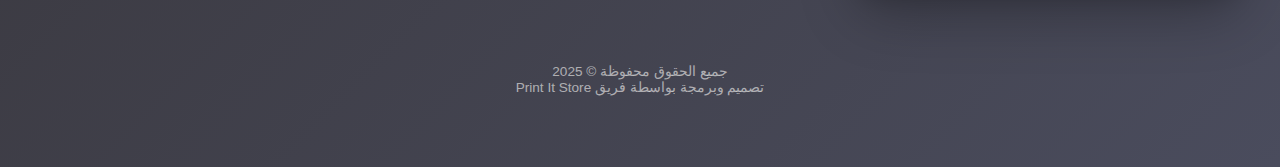
<file: product.html>
<!DOCTYPE html>
<html dir="rtl" lang="ar">
<head>
    <meta charset="UTF-8">
    <meta name="viewport" content="width=device-width, initial-scale=1.0">
    <title>منتجاتنا المخصصة</title>
    <style>
        :root {
            --bg-start: #2E2A29;
            --bg-end: #4A4C5D;
            --ring-soft: rgba(217, 209, 198, 0.15);

            --card-bg: #F9F8F6;
            --card-border: rgba(0,0,0,0.07);

            --text-main: #2E2A29;
            --text-dim: #6B6B6B;
            --text-light: #8A8A8A;

            --accent-start: #56766B;
            --accent-end: #6F8F84;

            --radius-lg: 20px;
            --radius-md: 12px;
        }

        * { margin: 0; padding: 0; box-sizing: border-box; }

        body {
            font-family: 'Segoe UI', Tahoma, Geneva, Verdana, sans-serif;
            background:
                radial-gradient(circle at 40% 30%, var(--ring-soft) 0%, rgba(0,0,0,0) 60%),
                linear-gradient(135deg, var(--bg-start) 0%, var(--bg-end) 100%);
            min-height: 100vh;
            padding: 40px 24px;
            color: var(--text-main);
        }

        .container {
            max-width: 1200px;
            margin: 0 auto;
        }

        .header {
            text-align: center;
            margin-bottom: 48px;
        }

        .logo {
            width: 160px;
            height: auto;
            margin-bottom: 20px;
            filter: drop-shadow(0 8px 20px rgba(0,0,0,0.6));
        }

        .header h1 {
            font-size: 2.2rem;
            font-weight: 700;
            color: #F9F8F6;
            margin-bottom: 12px;
            text-shadow: 0 4px 12px rgba(0,0,0,0.5);
        }

        .header p {
            font-size: 1.1rem;
            color: rgba(249,248,246,0.8);
            line-height: 1.6;
        }

        .products-grid {
            display: grid;
            grid-template-columns: repeat(auto-fit, minmax(320px, 1fr));
            gap: 28px;
            margin-bottom: 40px;
        }

        .product-card {
            background: var(--card-bg);
            border-radius: var(--radius-lg);
            border: 1px solid var(--card-border);
            box-shadow:
                0 20px 60px rgba(0,0,0,0.5),
                0 4px 24px rgba(0,0,0,0.3);
            overflow: hidden;
            transition: all 0.3s ease;
            text-decoration: none;
            display: flex;
            flex-direction: column;
        }

        .product-card:hover {
            transform: translateY(-8px);
            box-shadow:
                0 32px 80px rgba(0,0,0,0.6),
                0 8px 32px rgba(86,118,107,0.4);
        }

        .product-image {
            width: 100%;
            height: 220px;
            background: linear-gradient(135deg, rgba(86,118,107,0.1) 0%, rgba(111,143,132,0.1) 100%);
            display: flex;
            align-items: center;
            justify-content: center;
            font-size: 4rem;
            border-bottom: 1px solid rgba(0,0,0,0.06);
        }

        .product-content {
            padding: 24px;
            flex: 1;
            display: flex;
            flex-direction: column;
        }

        .product-title {
            font-size: 1.3rem;
            font-weight: 600;
            color: var(--text-main);
            margin-bottom: 10px;
        }

        .product-description {
            font-size: 0.95rem;
            color: var(--text-dim);
            line-height: 1.6;
            margin-bottom: 16px;
            flex: 1;
        }

        .product-features {
            list-style: none;
            margin-bottom: 20px;
        }

        .product-features li {
            font-size: 0.85rem;
            color: var(--text-dim);
            padding: 6px 0;
            padding-right: 20px;
            position: relative;
        }

        .product-features li:before {
            content: "✓";
            position: absolute;
            right: 0;
            color: var(--accent-start);
            font-weight: bold;
        }

        .product-price {
            font-size: 1.1rem;
            font-weight: 600;
            color: var(--accent-start);
            margin-bottom: 16px;
        }

        .order-btn {
            width: 100%;
            background: linear-gradient(135deg, var(--accent-start) 0%, var(--accent-end) 100%);
            color: #F9F8F6;
            font-weight: 600;
            font-size: 1rem;
            border: 0;
            border-radius: var(--radius-md);
            padding: 14px 18px;
            cursor: pointer;
            text-align: center;
            transition: all 0.2s ease;
            box-shadow: 0 4px 16px rgba(86,118,107,0.3);
        }

        .order-btn:hover {
            filter: brightness(1.08);
            box-shadow: 0 6px 24px rgba(86,118,107,0.4);
            transform: translateY(-2px);
        }

        .badge {
            display: inline-block;
            background: rgba(86,118,107,0.15);
            color: var(--accent-start);
            padding: 4px 12px;
            border-radius: 20px;
            font-size: 0.75rem;
            font-weight: 600;
            margin-bottom: 12px;
        }

        .coming-soon {
            opacity: 0.6;
            pointer-events: none;
        }

        .coming-soon .order-btn {
            background: linear-gradient(135deg, #999 0%, #777 100%);
        }

        .coming-soon-badge {
            background: rgba(107,107,107,0.15);
            color: var(--text-dim);
        }

        footer {
            text-align: center;
            padding: 32px 24px;
            color: rgba(249,248,246,0.6);
            font-size: 0.85rem;
        }

        footer a {
            color: rgba(249,248,246,0.8);
            text-decoration: none;
            border-bottom: 1px solid rgba(249,248,246,0.3);
        }

        footer a:hover {
            color: #F9F8F6;
            border-bottom-color: #F9F8F6;
        }

        @media (max-width: 768px) {
            .header h1 { font-size: 1.6rem; }
            .header p { font-size: 0.95rem; }
            .products-grid {
                grid-template-columns: 1fr;
                gap: 20px;
            }
        }
    </style>
</head>
<body>
    <div class="container">
        <header class="header">
            <img src="FINAL.svg" alt="الشعار" class="logo">
            <h1>منتجاتنا المخصصة ✨</h1>
            <p>اختر المنتج المناسب لك – نصممه خصيصاً حسب طلبك</p>
        </header>

        <div class="products-grid">
            <!-- Product 1: Arabic Name Keychains -->
            <a href="index.html" class="product-card">
                <div class="product-image">🔑</div>
                <div class="product-content">
                    <span class="badge">متوفر الآن</span>
                    <h2 class="product-title">ميداليات الأسماء العربية</h2>
                    <p class="product-description">
                        ميداليات مخصصة مع أسماء عربية جميلة بخطوط احترافية – مثالية للهدايا والاستخدام الشخصي
                    </p>
                    <ul class="product-features">
                        <li>خطوط عربية احترافية</li>
                        <li>جاهزة للطباعة ثلاثية الأبعاد</li>
                        <li>تسليم خلال 24 ساعة</li>
                        <li>ملفات STL عالية الجودة</li>
                    </ul>
                    <div class="product-price">ابدأ من 15 ريال</div>
                    <div class="order-btn">اطلب الآن 🎨</div>
                </div>
            </a>

            <!-- Product 2: Loha Plates -->
            <a href="loha.html" class="product-card">
                <div class="product-image">🏷️</div>
                <div class="product-content">
                    <span class="badge">متوفر الآن</span>
                    <h2 class="product-title">لوحات اللوحة المخصصة</h2>
                    <p class="product-description">
                        لوحات لوحة احترافية بنوعين (طويلة ومربعة) مع أرقام وحروف عربية – مثالية للسيارات والممتلكات
                    </p>
                    <ul class="product-features">
                        <li>نوعين: طويلة ومربعة</li>
                        <li>أرقام إنجليزية وعربية</li>
                        <li>حروف عربية مخصصة</li>
                        <li>جاهزة للطباعة ثلاثية الأبعاد</li>
                    </ul>
                    <div class="product-price">ابدأ من 20 ريال</div>
                    <div class="order-btn">اطلب الآن 🚗</div>
                </div>
            </a>

            <!-- Product 3: Coming Soon -->
            <div class="product-card coming-soon">
                <div class="product-image">🎁</div>
                <div class="product-content">
                    <span class="badge coming-soon-badge">قريباً</span>
                    <h2 class="product-title">منتج جديد قريباً</h2>
                    <p class="product-description">
                        نعمل على إضافة منتجات جديدة ومميزة قريباً. تابعونا للمزيد من الإبداع!
                    </p>
                    <ul class="product-features">
                        <li>قريباً...</li>
                        <li>قريباً...</li>
                        <li>قريباً...</li>
                    </ul>
                    <div class="product-price">قريباً</div>
                    <div class="order-btn">قريباً</div>
                </div>
            </div>

            <!-- Product 4: Coming Soon -->
            <div class="product-card coming-soon">
                <div class="product-image">✨</div>
                <div class="product-content">
                    <span class="badge coming-soon-badge">قريباً</span>
                    <h2 class="product-title">منتج جديد قريباً</h2>
                    <p class="product-description">
                        نعمل على إضافة منتجات جديدة ومميزة قريباً. تابعونا للمزيد من الإبداع!
                    </p>
                    <ul class="product-features">
                        <li>قريباً...</li>
                        <li>قريباً...</li>
                        <li>قريباً...</li>
                    </ul>
                    <div class="product-price">قريباً</div>
                    <div class="order-btn">قريباً</div>
                </div>
            </div>
        </div>

        <footer>
            <p>
                جميع الحقوق محفوظة © 2025
                <br>
                تصميم وبرمجة بواسطة فريق Print It Store
            </p>
        </footer>
    </div>
</body>
</html>
</file>
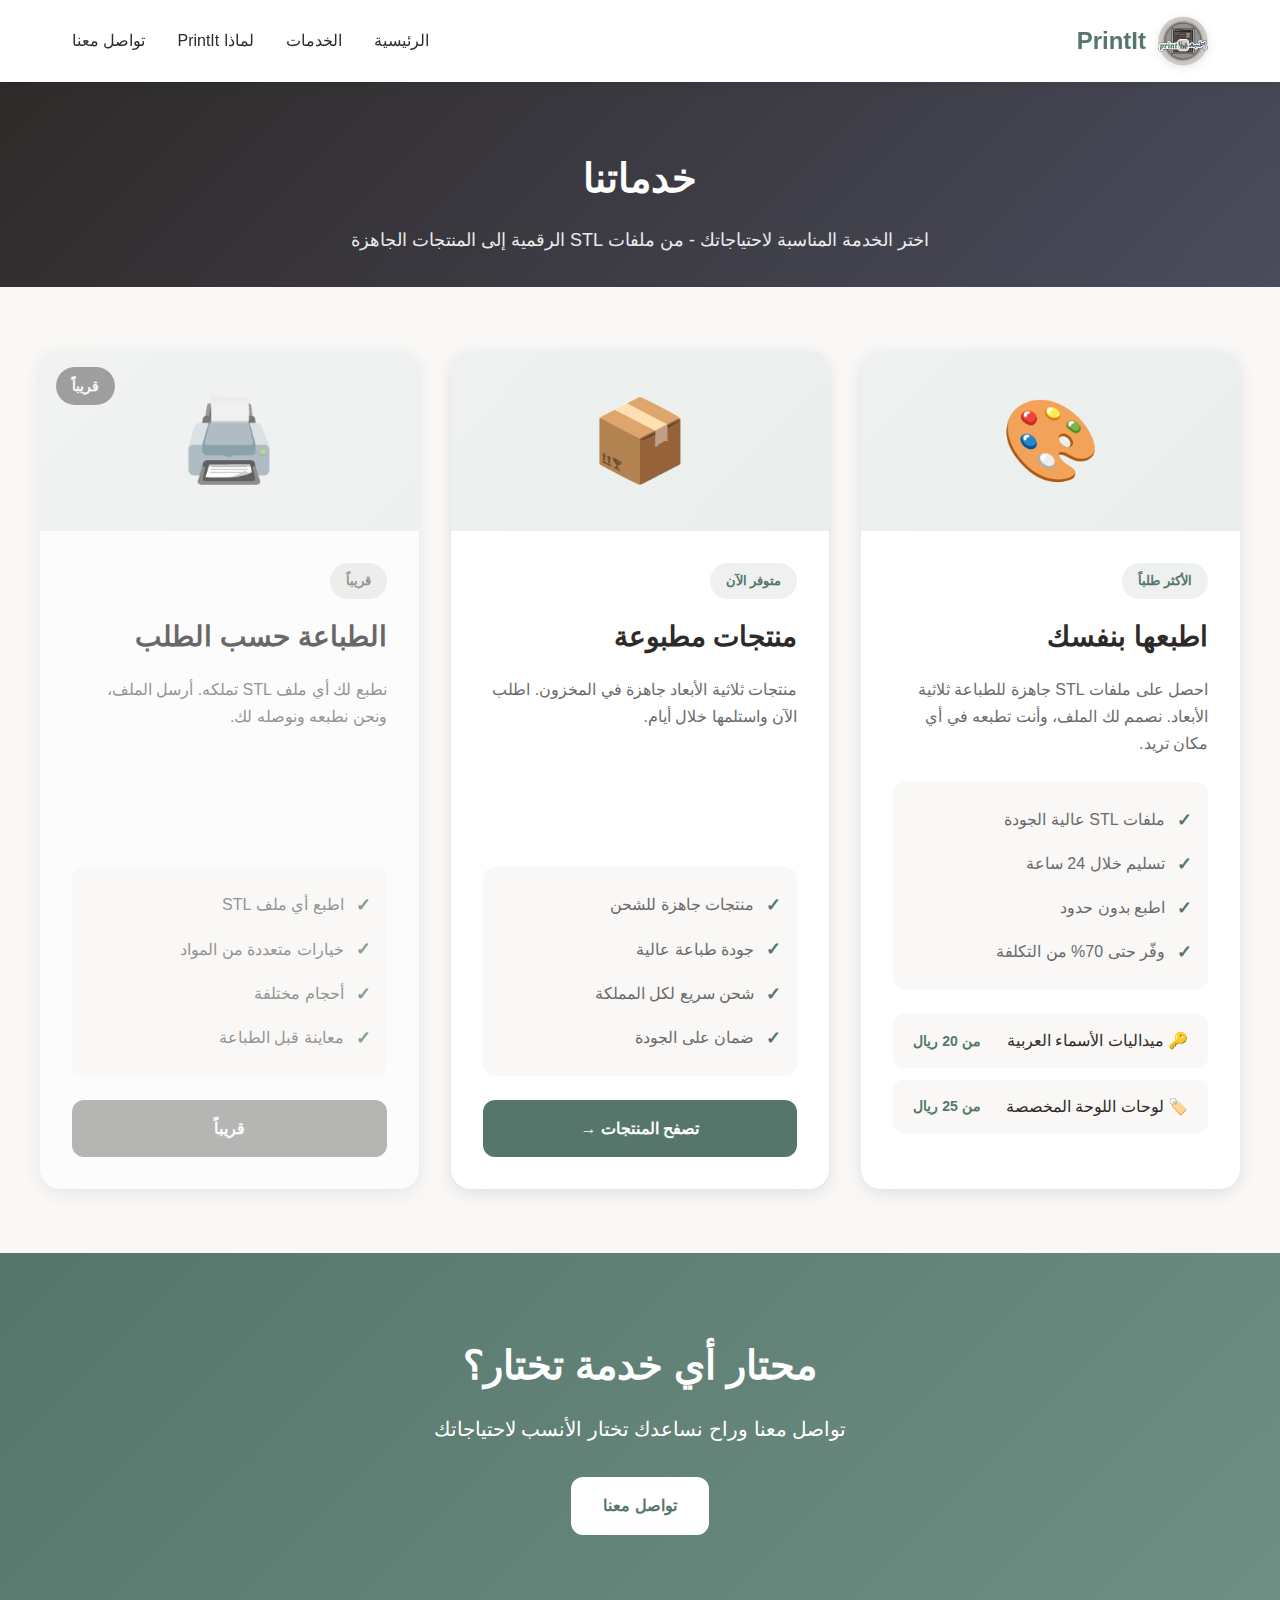
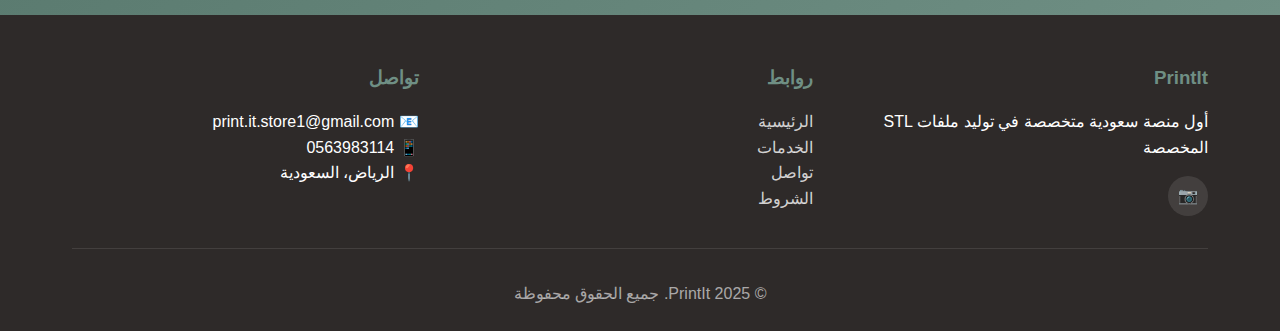
<file: products.html>
<!DOCTYPE html>
<html dir="rtl" lang="ar">
<head>
    <meta charset="UTF-8">
    <meta name="viewport" content="width=device-width, initial-scale=1.0">
    <meta name="description" content="PrintIt - استكشف خدماتنا: اطبعها بنفسك، منتجات مطبوعة جاهزة، الطباعة حسب الطلب">
    <title>خدماتنا - PrintIt</title>
    <link rel="stylesheet" href="style.css">
    <style>
        .categories-hero {
            padding: 4rem 2rem 2rem;
            background: linear-gradient(135deg, var(--secondary) 0%, #4A4C5D 100%);
            color: white;
            text-align: center;
        }

        .categories-hero h1 {
            font-size: 2.5rem;
            margin-bottom: 1rem;
        }

        .categories-hero p {
            font-size: 1.125rem;
            opacity: 0.9;
            max-width: 600px;
            margin: 0 auto;
        }

        .categories-section {
            padding: 4rem 2rem;
            background: var(--bg-light);
        }

        .categories-grid {
            display: grid;
            grid-template-columns: repeat(auto-fit, minmax(350px, 1fr));
            gap: 2rem;
            max-width: 1200px;
            margin: 0 auto;
        }

        .category-card {
            background: white;
            border-radius: 20px;
            overflow: hidden;
            box-shadow: 0 4px 16px rgba(0,0,0,0.1);
            transition: all 0.3s;
            display: flex;
            flex-direction: column;
        }

        .category-card:hover {
            transform: translateY(-8px);
            box-shadow: 0 12px 40px rgba(0,0,0,0.15);
        }

        .category-icon {
            height: 180px;
            background: linear-gradient(135deg, rgba(86,118,107,0.1), rgba(111,143,132,0.15));
            display: flex;
            align-items: center;
            justify-content: center;
            font-size: 5rem;
            padding: 2rem;
        }

        .category-content {
            padding: 2rem;
            flex: 1;
            display: flex;
            flex-direction: column;
        }

        .category-badge {
            display: inline-block;
            background: rgba(86,118,107,0.1);
            color: var(--primary);
            padding: 0.5rem 1rem;
            border-radius: 20px;
            font-size: 0.8rem;
            font-weight: 600;
            margin-bottom: 1rem;
            width: fit-content;
        }

        .category-content h2 {
            font-size: 1.75rem;
            color: var(--text-dark);
            margin-bottom: 1rem;
        }

        .category-content p {
            color: var(--text-medium);
            line-height: 1.7;
            margin-bottom: 1.5rem;
            flex: 1;
        }

        .category-features {
            list-style: none;
            margin-bottom: 1.5rem;
            padding: 1rem;
            background: var(--bg-light);
            border-radius: 12px;
        }

        .category-features li {
            padding: 0.5rem 0;
            color: var(--text-medium);
            display: flex;
            align-items: center;
            gap: 0.75rem;
        }

        .category-features li::before {
            content: "✓";
            color: var(--primary);
            font-weight: bold;
            font-size: 1.1rem;
        }

        .category-subcategories {
            display: flex;
            flex-direction: column;
            gap: 0.75rem;
            margin-bottom: 1.5rem;
        }

        .subcategory-link {
            padding: 0.875rem 1.25rem;
            background: var(--bg-light);
            border-radius: 10px;
            text-decoration: none;
            color: var(--text-dark);
            font-weight: 500;
            transition: all 0.3s;
            display: flex;
            align-items: center;
            justify-content: space-between;
        }

        .subcategory-link:hover {
            background: var(--primary);
            color: white;
            transform: translateX(-4px);
        }

        .subcategory-price {
            font-size: 0.875rem;
            color: var(--primary);
            font-weight: 600;
        }

        .subcategory-link:hover .subcategory-price {
            color: rgba(255,255,255,0.9);
        }

        .category-cta {
            background: var(--primary);
            color: white;
            padding: 1rem 2rem;
            border-radius: 12px;
            text-decoration: none;
            font-weight: 600;
            text-align: center;
            transition: all 0.3s;
            display: block;
        }

        .category-cta:hover {
            background: var(--primary-dark);
            transform: translateY(-2px);
        }

        .coming-soon-overlay {
            position: relative;
        }

        .coming-soon-overlay::after {
            content: 'قريباً';
            position: absolute;
            top: 1rem;
            left: 1rem;
            background: rgba(107,107,107,0.9);
            color: white;
            padding: 0.5rem 1rem;
            border-radius: 20px;
            font-size: 0.875rem;
            font-weight: 600;
        }

        .coming-soon-card {
            opacity: 0.7;
        }

        .coming-soon-card .category-cta {
            background: #999;
            pointer-events: none;
        }

        @media (max-width: 768px) {
            .categories-grid {
                grid-template-columns: 1fr;
            }

            .categories-hero h1 {
                font-size: 2rem;
            }

            .category-icon {
                height: 150px;
                font-size: 4rem;
            }
        }
    </style>
</head>
<body>
    <!-- Navigation -->
    <nav>
        <div class="nav-container">
            <div class="logo-container">
                <img src="FINAL.svg" alt="PrintIt Logo" class="logo">
                <a href="index.html" class="brand-name">PrintIt</a>
            </div>
            
            <ul class="nav-links">
                <li><a href="index.html">الرئيسية</a></li>
                <li><a href="products.html">الخدمات</a></li>
                <li><a href="index.html#why">لماذا PrintIt</a></li>
                <li><a href="contact.html">تواصل معنا</a></li>
            </ul>

            <button class="mobile-menu-btn">☰</button>
        </div>
    </nav>

    <!-- Hero Section -->
    <section class="categories-hero">
        <div class="container">
            <h1>خدماتنا</h1>
            <p>اختر الخدمة المناسبة لاحتياجاتك - من ملفات STL الرقمية إلى المنتجات الجاهزة</p>
        </div>
    </section>

    <!-- Categories Section -->
    <section class="categories-section">
        <div class="categories-grid">
            
            <!-- Category 1: Print Yourself (STL Files) -->
            <div class="category-card">
                <div class="category-icon">🎨</div>
                <div class="category-content">
                    <span class="category-badge">الأكثر طلباً</span>
                    <h2>اطبعها بنفسك</h2>
                    <p>
                        احصل على ملفات STL جاهزة للطباعة ثلاثية الأبعاد. 
                        نصمم لك الملف، وأنت تطبعه في أي مكان تريد.
                    </p>

                    <div class="category-features">
                        <li>ملفات STL عالية الجودة</li>
                        <li>تسليم خلال 24 ساعة</li>
                        <li>اطبع بدون حدود</li>
                        <li>وفّر حتى 70% من التكلفة</li>
                    </div>

                    <div class="category-subcategories">
                        <a href="arabic-names.html" class="subcategory-link">
                            <span>🔑 ميداليات الأسماء العربية</span>
                            <span class="subcategory-price">من 20 ريال</span>
                        </a>
                        <a href="loha.html" class="subcategory-link">
                            <span>🏷️ لوحات اللوحة المخصصة</span>
                            <span class="subcategory-price">من 25 ريال</span>
                        </a>
                    </div>
                </div>
            </div>

            <!-- Category 2: Printed Products (Ready Stock) -->
            <div class="category-card">
                <div class="category-icon">📦</div>
                <div class="category-content">
                    <span class="category-badge">متوفر الآن</span>
                    <h2>منتجات مطبوعة</h2>
                    <p>
                        منتجات ثلاثية الأبعاد جاهزة في المخزون. 
                        اطلب الآن واستلمها خلال أيام.
                    </p>

                    <div class="category-features">
                        <li>منتجات جاهزة للشحن</li>
                        <li>جودة طباعة عالية</li>
                        <li>شحن سريع لكل المملكة</li>
                        <li>ضمان على الجودة</li>
                    </div>

                    <a href="printed-products.html" class="category-cta">
                        تصفح المنتجات →
                    </a>
                </div>
            </div>

            <!-- Category 3: Print on Demand -->
            <div class="category-card coming-soon-card">
                <div class="category-icon coming-soon-overlay">🖨️</div>
                <div class="category-content">
                    <span class="category-badge" style="background:rgba(107,107,107,0.15);color:var(--text-medium)">قريباً</span>
                    <h2>الطباعة حسب الطلب</h2>
                    <p>
                        نطبع لك أي ملف STL تملكه. 
                        أرسل الملف، ونحن نطبعه ونوصله لك.
                    </p>

                    <div class="category-features">
                        <li>اطبع أي ملف STL</li>
                        <li>خيارات متعددة من المواد</li>
                        <li>أحجام مختلفة</li>
                        <li>معاينة قبل الطباعة</li>
                    </div>

                    <a href="#" class="category-cta">
                        قريباً
                    </a>
                </div>
            </div>

        </div>
    </section>

    <!-- CTA Section -->
    <section class="cta">
        <div class="container">
            <h2>محتار أي خدمة تختار؟</h2>
            <p>تواصل معنا وراح نساعدك تختار الأنسب لاحتياجاتك</p>
            <a href="contact.html" class="btn btn-light">تواصل معنا</a>
        </div>
    </section>

    <!-- Footer -->
    <footer>
        <div class="container">
            <div class="footer-grid">
                <div>
                    <h3>PrintIt</h3>
                    <p>أول منصة سعودية متخصصة في توليد ملفات STL المخصصة</p>
                    <div class="social">
                        <a href="https://www.instagram.com/prin.titstore/">📷</a>
                    </div>
                </div>
                <div>
                    <h3>روابط</h3>
                    <ul>
                        <li><a href="index.html">الرئيسية</a></li>
                        <li><a href="products.html">الخدمات</a></li>
                        <li><a href="contact.html">تواصل</a></li>
                        <li><a href="legal.html">الشروط</a></li>
                    </ul>
                </div>
                <div>
                    <h3>تواصل</h3>
                    <p>📧 print.it.store1@gmail.com</p>
                    <p>📱 0563983114</p>
                    <p>📍 الرياض، السعودية</p>
                </div>
            </div>
            <div class="footer-bottom">
                <p>&copy; 2025 PrintIt. جميع الحقوق محفوظة</p>
            </div>
        </div>
    </footer>

    <script src="script.js"></script>
</body>
</html>
</file>
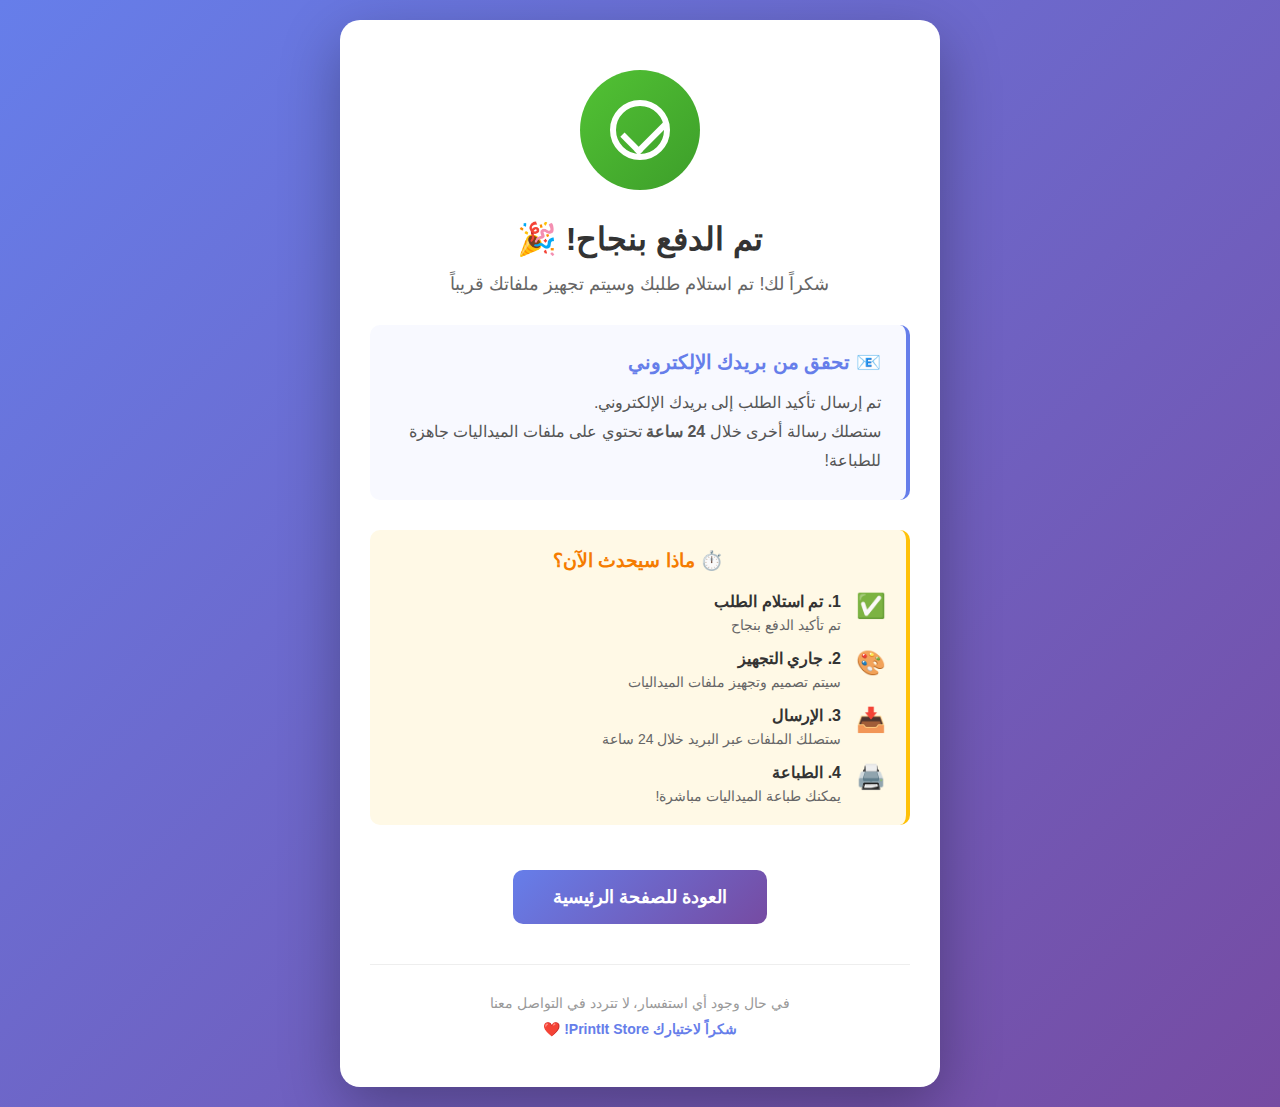
<file: success.html>
<!DOCTYPE html>
<html dir="rtl" lang="ar">
<head>
    <meta charset="UTF-8">
    <meta name="viewport" content="width=device-width, initial-scale=1.0">
    <title>تم الدفع بنجاح! ✅</title>
    <style>
        * {
            margin: 0;
            padding: 0;
            box-sizing: border-box;
        }

        body {
            font-family: 'Segoe UI', Tahoma, Geneva, Verdana, sans-serif;
            background: linear-gradient(135deg, #667eea 0%, #764ba2 100%);
            min-height: 100vh;
            display: flex;
            align-items: center;
            justify-content: center;
            padding: 20px;
        }

        .success-container {
            background: white;
            border-radius: 20px;
            box-shadow: 0 20px 60px rgba(0,0,0,0.3);
            max-width: 600px;
            width: 100%;
            padding: 50px 30px;
            text-align: center;
        }

        .success-icon {
            width: 120px;
            height: 120px;
            background: linear-gradient(135deg, #52c234 0%, #3d9e2a 100%);
            border-radius: 50%;
            display: flex;
            align-items: center;
            justify-content: center;
            margin: 0 auto 30px;
            animation: scaleIn 0.5s ease-out;
        }

        @keyframes scaleIn {
            from {
                transform: scale(0);
            }
            to {
                transform: scale(1);
            }
        }

        .checkmark {
            width: 60px;
            height: 60px;
            border: 6px solid white;
            border-radius: 50%;
            position: relative;
        }

        .checkmark::after {
            content: '';
            position: absolute;
            width: 20px;
            height: 35px;
            border: solid white;
            border-width: 0 6px 6px 0;
            transform: rotate(45deg);
            top: 5px;
            left: 15px;
        }

        h1 {
            color: #333;
            font-size: 32px;
            margin-bottom: 15px;
        }

        .subtitle {
            color: #666;
            font-size: 18px;
            margin-bottom: 30px;
        }

        .info-box {
            background: #f8f9ff;
            border-right: 4px solid #667eea;
            padding: 25px;
            border-radius: 10px;
            margin: 30px 0;
            text-align: right;
        }

        .info-box h3 {
            color: #667eea;
            margin-bottom: 15px;
            font-size: 20px;
        }

        .info-box p {
            color: #555;
            line-height: 1.8;
            font-size: 16px;
        }

        .timeline {
            background: #fff9e6;
            border-right: 4px solid #ffc107;
            padding: 20px;
            border-radius: 10px;
            margin: 25px 0;
        }

        .timeline-item {
            display: flex;
            align-items: start;
            margin-bottom: 15px;
            text-align: right;
        }

        .timeline-item:last-child {
            margin-bottom: 0;
        }

        .timeline-icon {
            font-size: 24px;
            margin-left: 15px;
        }

        .timeline-text {
            flex: 1;
        }

        .timeline-text strong {
            display: block;
            color: #333;
            margin-bottom: 5px;
        }

        .timeline-text span {
            color: #666;
            font-size: 14px;
        }

        .btn-primary {
            display: inline-block;
            background: linear-gradient(135deg, #667eea 0%, #764ba2 100%);
            color: white;
            padding: 16px 40px;
            text-decoration: none;
            border-radius: 10px;
            font-size: 18px;
            font-weight: 600;
            margin-top: 20px;
            transition: transform 0.2s, box-shadow 0.2s;
        }

        .btn-primary:hover {
            transform: translateY(-2px);
            box-shadow: 0 10px 30px rgba(102, 126, 234, 0.4);
        }

        .footer {
            margin-top: 40px;
            padding-top: 30px;
            border-top: 1px solid #eee;
            color: #999;
            font-size: 14px;
        }

        @media (max-width: 600px) {
            .success-container {
                padding: 40px 20px;
            }

            h1 {
                font-size: 26px;
            }

            .subtitle {
                font-size: 16px;
            }
        }
    </style>
</head>
<body>
    <div class="success-container">
        <div class="success-icon">
            <div class="checkmark"></div>
        </div>

        <h1>تم الدفع بنجاح! 🎉</h1>
        <p class="subtitle">شكراً لك! تم استلام طلبك وسيتم تجهيز ملفاتك قريباً</p>

        <div class="info-box">
            <h3>📧 تحقق من بريدك الإلكتروني</h3>
            <p>
                تم إرسال تأكيد الطلب إلى بريدك الإلكتروني.
                <br>
                ستصلك رسالة أخرى خلال <strong>24 ساعة</strong> تحتوي على ملفات الميداليات جاهزة للطباعة!
            </p>
        </div>

        <div class="timeline">
            <h3 style="color: #f57c00; margin-bottom: 20px;">⏱️ ماذا سيحدث الآن؟</h3>
            
            <div class="timeline-item">
                <span class="timeline-icon">✅</span>
                <div class="timeline-text">
                    <strong>1. تم استلام الطلب</strong>
                    <span>تم تأكيد الدفع بنجاح</span>
                </div>
            </div>

            <div class="timeline-item">
                <span class="timeline-icon">🎨</span>
                <div class="timeline-text">
                    <strong>2. جاري التجهيز</strong>
                    <span>سيتم تصميم وتجهيز ملفات الميداليات</span>
                </div>
            </div>

            <div class="timeline-item">
                <span class="timeline-icon">📥</span>
                <div class="timeline-text">
                    <strong>3. الإرسال</strong>
                    <span>ستصلك الملفات عبر البريد خلال 24 ساعة</span>
                </div>
            </div>

            <div class="timeline-item">
                <span class="timeline-icon">🖨️</span>
                <div class="timeline-text">
                    <strong>4. الطباعة</strong>
                    <span>يمكنك طباعة الميداليات مباشرة!</span>
                </div>
            </div>
        </div>

        <a href="https://printitstore.github.io/STL.arabic.names/" class="btn-primary">
            العودة للصفحة الرئيسية
        </a>

        <div class="footer">
            <p>في حال وجود أي استفسار، لا تتردد في التواصل معنا</p>
            <p style="margin-top: 10px; color: #667eea; font-weight: 600;">
                شكراً لاختيارك PrintIt Store! ❤️
            </p>
        </div>
    </div>
</body>
</html>
</file>
<file: style.css>
/* PrintIt - Main Styles */

:root {
    --primary: #56766B;
    --primary-dark: #4A655C;
    --primary-light: #6F8F84;
    --secondary: #2E2A29;
    --text-dark: #2E2A29;
    --text-medium: #6B6B6B;
    --bg-white: #FFFFFF;
    --bg-light: #F9F8F6;
}

* { margin: 0; padding: 0; box-sizing: border-box; }

body {
    font-family: 'Segoe UI', Tahoma, Geneva, Verdana, sans-serif;
    color: var(--text-dark);
    line-height: 1.6;
    background: var(--bg-light);
}

body::before {
    content: '';
    position: fixed;
    top: 0;
    left: 0;
    width: 100%;
    height: 100%;
    background-image: url('background.svg');
    background-size: 400px;
    opacity: 0.03;
    z-index: -1;
}

.container { max-width: 1200px; margin: 0 auto; padding: 0 2rem; }

/* Navigation */
nav {
    background: var(--bg-white);
    box-shadow: 0 2px 8px rgba(0,0,0,0.08);
    position: sticky;
    top: 0;
    z-index: 1000;
}

.nav-container {
    max-width: 1200px;
    margin: 0 auto;
    padding: 1rem 2rem;
    display: flex;
    justify-content: space-between;
    align-items: center;
}

.logo-container { display: flex; align-items: center; gap: 12px; }

.logo {
    height: 50px;
    width: auto;
    transition: all 0.3s;
    filter: drop-shadow(0 2px 4px rgba(0,0,0,0.1));
}

.logo:hover { transform: scale(1.05); }

.brand-name {
    font-size: 1.5rem;
    font-weight: 700;
    color: var(--primary);
    text-decoration: none;
}

.nav-links {
    display: flex;
    gap: 2rem;
    list-style: none;
}

.nav-links a {
    color: var(--text-dark);
    text-decoration: none;
    font-weight: 500;
    transition: color 0.3s;
}

.nav-links a:hover { color: var(--primary); }

.mobile-menu-btn {
    display: none;
    background: none;
    border: none;
    font-size: 1.5rem;
    cursor: pointer;
}

/* Hero */
.hero {
    padding: 6rem 2rem;
    background: linear-gradient(135deg, var(--secondary) 0%, #4A4C5D 100%);
    color: white;
}

.hero-container {
    max-width: 1200px;
    margin: 0 auto;
    display: grid;
    grid-template-columns: 1fr 1fr;
    gap: 4rem;
    align-items: center;
}

.hero h1 {
    font-size: 3rem;
    margin-bottom: 1.5rem;
    line-height: 1.2;
}

.highlight { color: var(--primary-light); }

.hero p {
    font-size: 1.25rem;
    margin-bottom: 2rem;
    opacity: 0.9;
}

.hero-buttons {
    display: flex;
    gap: 1rem;
    flex-wrap: wrap;
}

.btn {
    padding: 1rem 2rem;
    border-radius: 12px;
    text-decoration: none;
    font-weight: 600;
    transition: all 0.3s;
    display: inline-block;
    text-align: center;
}

.btn-primary {
    background: var(--primary);
    color: white;
}

.btn-primary:hover {
    background: var(--primary-dark);
    transform: translateY(-2px);
}

.btn-secondary {
    background: white;
    color: var(--primary);
}

.btn-secondary:hover {
    background: rgba(255,255,255,0.9);
}

.btn-light {
    background: white;
    color: var(--primary);
}

.hero-image {
    width: 100%;
    height: 400px;
    background: rgba(255,255,255,0.05);
    border-radius: 20px;
    display: flex;
    align-items: center;
    justify-content: center;
    overflow: hidden;
}

.hero-image img {
    width: 100%;
    height: 100%;
    object-fit: cover;
}

.placeholder {
    font-size: 4rem;
    opacity: 0.3;
}

/* Features */
.features {
    padding: 5rem 2rem;
    background: white;
}

.section-header {
    text-align: center;
    margin-bottom: 4rem;
}

.section-header h2 {
    font-size: 2.5rem;
    margin-bottom: 1rem;
}

.section-header p {
    font-size: 1.125rem;
    color: var(--text-medium);
}

.features-grid {
    display: grid;
    grid-template-columns: repeat(auto-fit, minmax(280px, 1fr));
    gap: 2rem;
}

.feature-card {
    background: var(--bg-light);
    padding: 2rem;
    border-radius: 12px;
    text-align: center;
    transition: all 0.3s;
}

.feature-card:hover {
    transform: translateY(-8px);
    box-shadow: 0 8px 32px rgba(0,0,0,0.1);
}

.feature-card .icon {
    font-size: 3rem;
    margin-bottom: 1rem;
}

.feature-card h3 {
    font-size: 1.25rem;
    margin-bottom: 1rem;
}

/* Services */
.services {
    padding: 5rem 2rem;
    background: var(--bg-light);
}

.services-grid {
    display: grid;
    grid-template-columns: repeat(auto-fit, minmax(320px, 1fr));
    gap: 2rem;
}

.service-card {
    background: white;
    border-radius: 20px;
    overflow: hidden;
    box-shadow: 0 4px 16px rgba(0,0,0,0.1);
    transition: all 0.3s;
}

.service-card:hover {
    transform: translateY(-8px);
    box-shadow: 0 8px 32px rgba(0,0,0,0.15);
}

.service-image {
    width: 100%;
    height: 220px;
    background: linear-gradient(135deg, rgba(86,118,107,0.1), rgba(111,143,132,0.1));
    display: flex;
    align-items: center;
    justify-content: center;
}

.service-image img {
    width: 100%;
    height: 100%;
    object-fit: cover;
}

.service-content {
    padding: 2rem;
}

.badge {
    display: inline-block;
    background: rgba(86,118,107,0.1);
    color: var(--primary);
    padding: 0.375rem 0.875rem;
    border-radius: 20px;
    font-size: 0.75rem;
    font-weight: 600;
    margin-bottom: 1rem;
}

.service-content h3 {
    font-size: 1.5rem;
    margin-bottom: 1rem;
}

.price {
    font-size: 1.25rem;
    font-weight: 700;
    color: var(--primary);
    margin: 1.5rem 0;
}

/* Why Section */
.why-section {
    padding: 5rem 2rem;
    background: white;
}

.why-grid {
    display: grid;
    grid-template-columns: 1fr 1fr;
    gap: 4rem;
    align-items: center;
}

.why-image {
    width: 100%;
    height: 400px;
    background: var(--bg-light);
    border-radius: 20px;
    display: flex;
    align-items: center;
    justify-content: center;
    overflow: hidden;
}

.why-image img {
    width: 100%;
    height: 100%;
    object-fit: cover;
}

.why-content h2 {
    font-size: 2.5rem;
    margin-bottom: 1.5rem;
}

.why-content p {
    font-size: 1.125rem;
    color: var(--text-medium);
    margin-bottom: 2rem;
}

.why-list {
    list-style: none;
    margin-bottom: 2rem;
}

.why-list li {
    display: flex;
    gap: 1rem;
    padding: 1rem 0;
    border-bottom: 1px solid rgba(0,0,0,0.05);
}

.why-list li span {
    font-size: 1.5rem;
}

.why-list strong {
    display: block;
    margin-bottom: 0.25rem;
}

.why-list small {
    color: var(--text-medium);
}

/* CTA */
.cta {
    padding: 5rem 2rem;
    background: linear-gradient(135deg, var(--primary), var(--primary-light));
    color: white;
    text-align: center;
}

.cta h2 {
    font-size: 2.5rem;
    margin-bottom: 1rem;
}

.cta p {
    font-size: 1.25rem;
    margin-bottom: 2rem;
}

/* Footer */
footer {
    background: var(--secondary);
    color: white;
    padding: 3rem 2rem 1.5rem;
}

.footer-grid {
    display: grid;
    grid-template-columns: repeat(auto-fit, minmax(250px, 1fr));
    gap: 3rem;
    margin-bottom: 2rem;
}

.footer-grid h3 {
    color: var(--primary-light);
    margin-bottom: 1rem;
}

.footer-grid ul {
    list-style: none;
}

.footer-grid a {
    color: rgba(255,255,255,0.8);
    text-decoration: none;
}

.footer-grid a:hover {
    color: white;
}

.social {
    display: flex;
    gap: 1rem;
    margin-top: 1rem;
}

.social a {
    display: flex;
    align-items: center;
    justify-content: center;
    width: 40px;
    height: 40px;
    background: rgba(255,255,255,0.1);
    border-radius: 50%;
    transition: all 0.3s;
}

.social a:hover {
    background: var(--primary);
}

.footer-bottom {
    text-align: center;
    padding-top: 2rem;
    border-top: 1px solid rgba(255,255,255,0.1);
    color: rgba(255,255,255,0.6);
}

/* Responsive */
@media (max-width: 768px) {
    .nav-links { display: none; }
    .mobile-menu-btn { display: block; }
    .logo { height: 40px; }
    .hero-container, .why-grid { grid-template-columns: 1fr; }
    .hero h1 { font-size: 2rem; }
    .section-header h2 { font-size: 2rem; }
}
</file>
